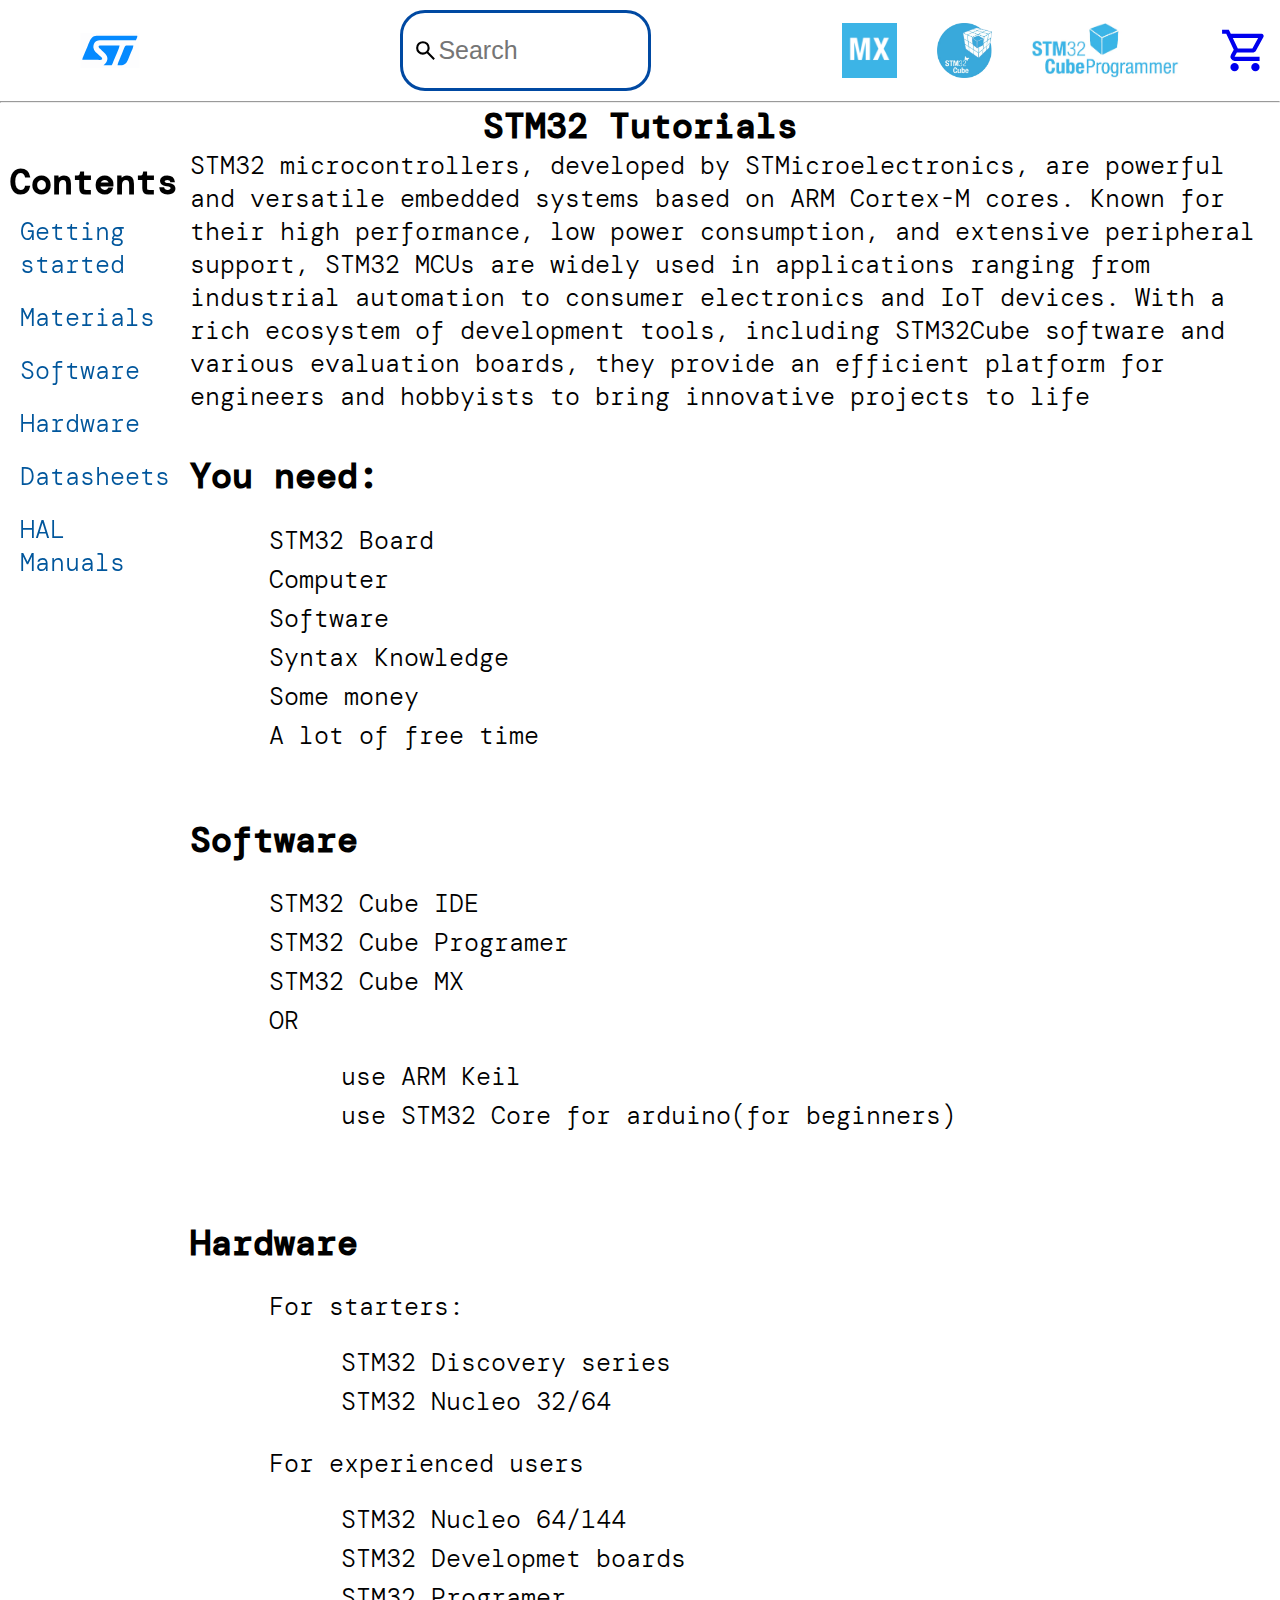
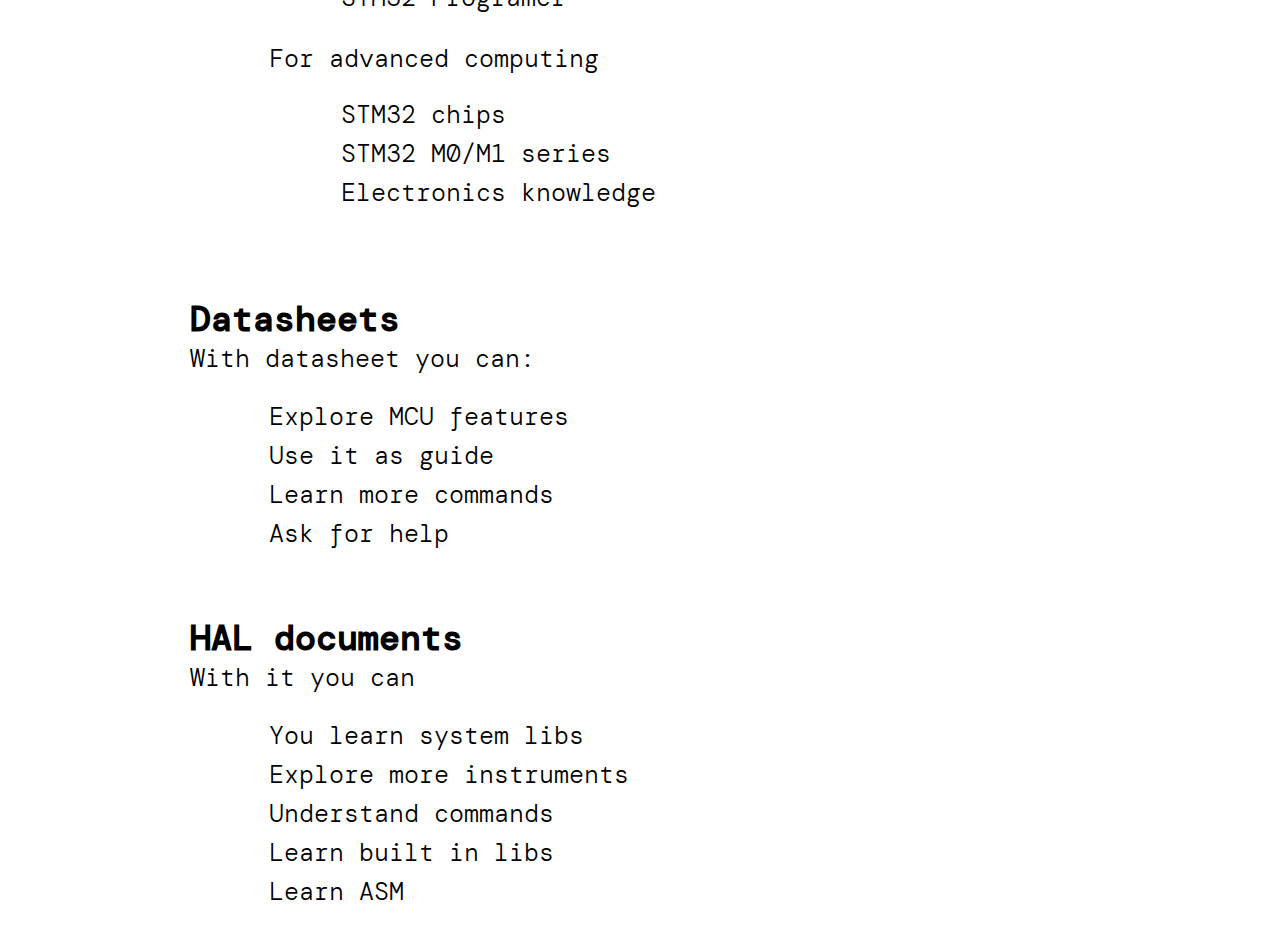
<file: index.html>
<!DOCTYPE html>
<html lang="en">
<head>
    <meta charset="UTF-8">
    <meta name="viewport" content="width=device-width, initial-scale=1.0">
    <title>Document</title>
    <link rel="preconnect" href="https://fonts.googleapis.com">
    <link rel="preconnect" href="https://fonts.gstatic.com" crossorigin>
    <link href="https://fonts.googleapis.com/css2?family=DM+Mono:ital,wght@0,300;0,400;0,500;1,300;1,400;1,500&display=swap" rel="stylesheet">

    <link rel="stylesheet" href="styles/index.css">
</head>
<body>
    <header>
        <div class="headercont">
            <div class="logocont">
                <a class = "logo" href = "index.html">
                    <svg class = "imgsvg">
                        <use href = "img/sprite.svg#ST_logo"></use>
                    </svg>
                </a>
            </div>
            <div class="searchcont">
                <svg class="imgsvg">
                    <use href = "img/sprite.svg#search"></use>
                </svg>
                
                <form action="">
                    <input type="text" placeholder="Search" class = "searchpanel">
                </form>
            </div>
            <ul class="hrefcont">
                <li class = "items">
                    <a href = "cubemx.html"><img src="img/cubemxlogo.png" alt="cubemx" class = "cubemxlogo"></a>
                </li>
                <li class = "items">
                    <a href="cubeide.html"><img src="img/cubeidelogo.png" alt="cubeide" class="cubeidelogo"></a>
                </li>
                <li class = "items">
                    <a href="cubemx.html"><img src="img/cubeproglogo.png" alt="cubeprog" class="cubeproglogo"></a>
                </li>
                <li class="items">
                    <a href="shop.html">
                        <svg class = "imgsvg">
                            <use href = "img/sprite.svg#cart"></use>
                        </svg>
                    </a>
                </li>
            </ul>
        </div>
        <hr>
    </header>

    <main>
        <div class="title">
            <h2>STM32 Tutorials</h2>
        </div>
        <div class="container">
            <nav class = "nav">
                <ul class = "nav-cont">
                    <h2>Contents</h2>
                    <li class = "items"><a href = "#start">Getting started</a></li>
                    <li class = "items"><a href = "#materials">Materials</a></li>
                    <li class = "items"><a href = "#software">Software</a></li>
                    <li class = "items"><a href = "#hardware">Hardware</a></li>
                    <li class = "items"><a href = "#datasheets">Datasheets</a></li>
                    <li class = "items"><a href = "#HAL">HAL Manuals</a></li>
                </ul>
            </nav>
            <div class="cont">
                <div class="text" id = "start">
                    STM32 microcontrollers, developed by STMicroelectronics, 
                    are powerful and versatile embedded systems based on ARM Cortex-M cores.
                    Known for their high performance, low power consumption, and extensive peripheral support,
                    STM32 MCUs are widely used in applications ranging from industrial automation to consumer electronics and IoT devices.
                    With a rich ecosystem of development tools, including STM32Cube software and various evaluation boards, 
                    they provide an efficient platform for engineers and hobbyists to bring innovative projects to life
                </div>
                <div class="text" id = "materials">
                    <h2>You need:</h2>
                    <ul class = "ul-cont">
                        <li class="items">STM32 Board</li>
                        <li class="items">Computer</li>
                        <li class="items">Software</li>
                        <li class="items">Syntax Knowledge</li>
                        <li class="items">Some money</li>
                        <li class="items">A lot of free time</li>
                    </ul>
                </div>
                <div class="text" id = "software">
                    <h2>Software</h2>
                    <ul class = "ul-cont">
                        <li class="items">STM32 Cube IDE</li>
                        <li class="items">STM32 Cube Programer</li>
                        <li class="items">STM32 Cube MX</li>
                        <li class="items"> OR
                        <ul class="ul-cont">
                            
                            <li class="items">use ARM Keil</li>
                            <li class="items">use STM32 Core for arduino(for beginners)</li>
                        </ul>
                        </li>
                    </ul>
                </div>
                <div class="text" id = "hardware">
                    <h2>Hardware</h2>
                    <h2></h2>
                    <ul class = "ul-cont">
                        <li class="items">For starters:
                            
                            <ul class="ul-cont">
                                <li class="items">STM32 Discovery series</li>
                                <li class="items">STM32 Nucleo 32/64</li>
                                
                            </ul>
                            
                        </li>
                        <li class="items">For experienced users
                            <ul class="ul-cont">
                                <li class="items">STM32 Nucleo 64/144</li>
                                <li class="items">STM32 Developmet boards</li>
                                <li class="items">STM32 Programer</li>
                            </ul>
                        </li>
                        <li class="items">For advanced computing
                            <ul class="ul-cont">
                                <li class="items">STM32 chips</li>
                                <li class="items">STM32 M0/M1 series</li>
                                <li class="items">Electronics knowledge</li>
                            </ul>
                        </li>
                        
                    </ul>
                </div>
                <div class="text" id="datashets">
                    <h2>Datasheets</h2>
                    With datasheet you can:
                    <ul class="ul-cont">
                        <li class="items">Explore MCU features</li>
                        <li class="items">Use it as guide</li>
                        <li class="items">Learn more commands</li>
                        <li class="items">Ask for help</li>
                    </ul>
                </div>
                <div class="text" id="HAL">
                    <h2>HAL documents</h2>
                    With it you can
                    <ul class="ul-cont">
                        <li class="items">You learn system libs</li>
                        <li class="items">Explore more instruments</li>
                        <li class="items">Understand commands</li>
                        <li class="items">Learn built in libs</li>
                        <li class="items">Learn ASM</li>
                    </ul>
                            
                </div>

            </div>
            
        </div>
        <!--iframe class = "video"src="https://www.youtube.com/embed/eumKLXNlM0U" title="How to use STM32CubeIDE" frameborder="0" allow="accelerometer; autoplay; clipboard-write; encrypted-media; gyroscope; picture-in-picture; web-share" referrerpolicy="strict-origin-when-cross-origin" allowfullscreen></iframe-->

    </main>
</body>
</html>
</file>
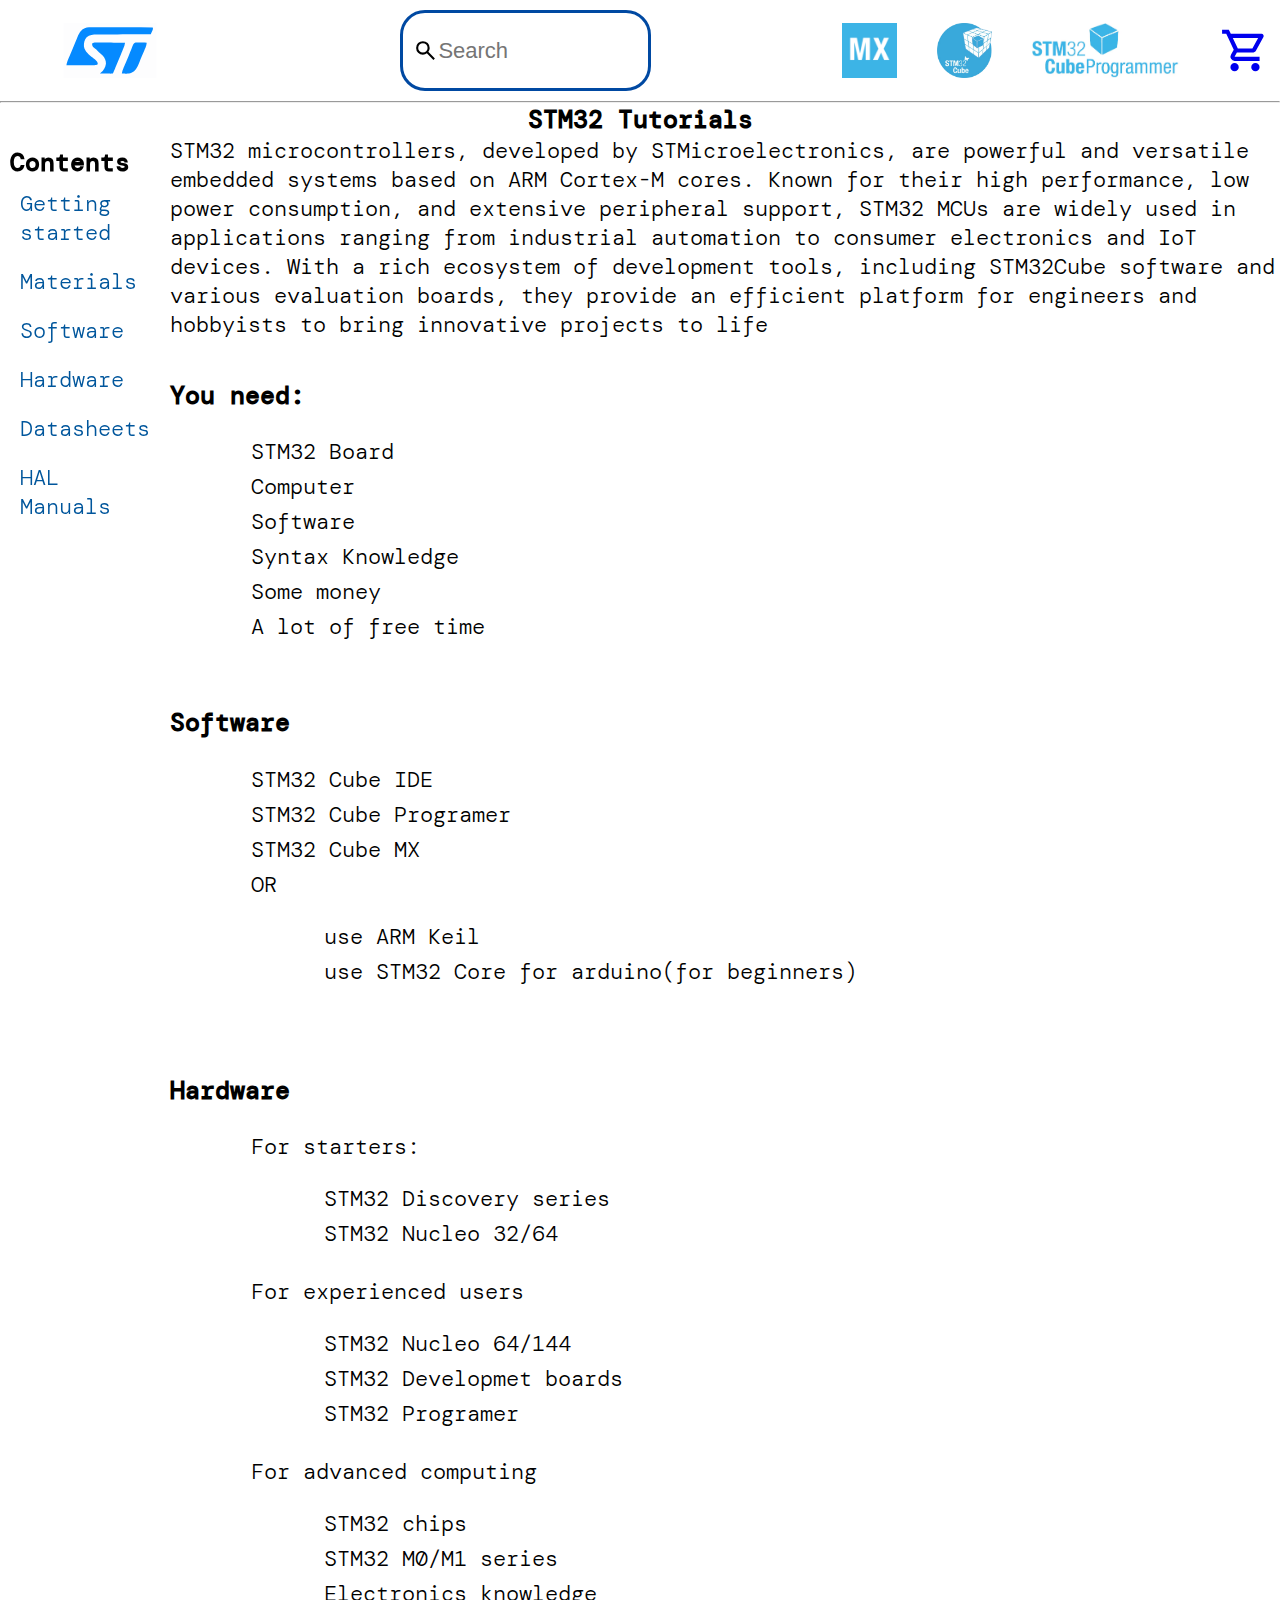
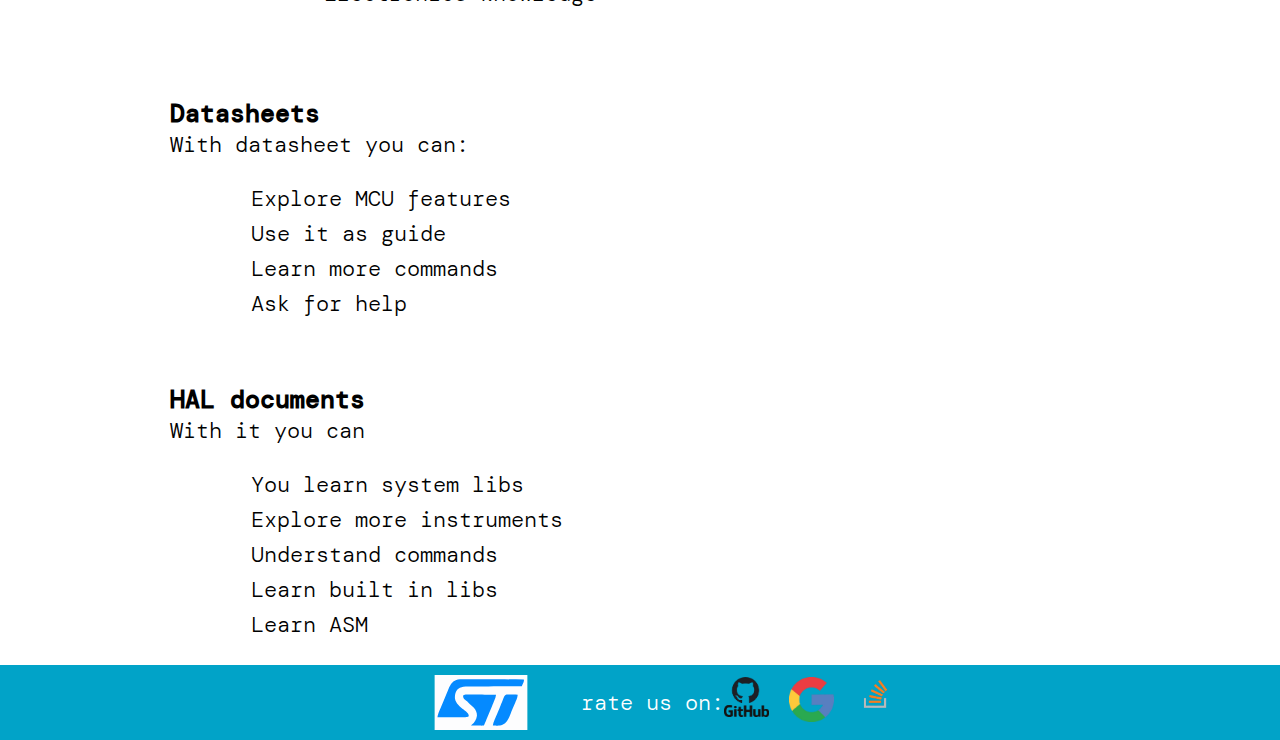
<file: finale_project/index.html>
<!DOCTYPE html>
<html lang="en">
<head>
    <meta charset="UTF-8">
    <meta name="viewport" content="width=device-width, initial-scale=1.0">
    <title>Document</title>
    <link rel="preconnect" href="https://fonts.googleapis.com">
    <link rel="preconnect" href="https://fonts.gstatic.com" crossorigin>
    <link href="https://fonts.googleapis.com/css2?family=DM+Mono:ital,wght@0,300;0,400;0,500;1,300;1,400;1,500&display=swap" rel="stylesheet">

    <link rel="stylesheet" href="styles/index.css">
</head>
<body>
    <header>
        <div class="headercont">
            <div class="logocont">
                <a class = "logo" href = "index.html">
                    <svg class = "imgsvg">
                        <use href = "img/sprite.svg#ST_logo"></use>
                    </svg>
                </a>
            </div>
            <div class="searchcont">
                <svg class="imgsvg">
                    <use href = "img/sprite.svg#search"></use>
                </svg>
                
                <form action="">
                    <input type="text" placeholder="Search" class = "searchpanel">
                </form>
            </div>
            <ul class="hrefcont">
                <li class = "items">
                    <a href = "cubemx.html"><img src="img/cubemxlogo.png" alt="cubemx" class = "cubemxlogo"></a>
                </li>
                <li class = "items">
                    <a href="cubeide.html"><img src="img/cubeidelogo.png" alt="cubeide" class="cubeidelogo"></a>
                </li>
                <li class = "items">
                    <a href="cubeprog.html"><img src="img/cubeproglogo.png" alt="cubeprog" class="cubeproglogo"></a>
                </li>
                <li class="items">
                    <a href="shop.html">
                        <svg class = "imgsvg">
                            <use href = "img/sprite.svg#cart"></use>
                        </svg>
                    </a>
                </li>
            </ul>
        </div>
        <hr>
    </header>

    <main>
        <div class="title">
            <h2>STM32 Tutorials</h2>
        </div>
        <div class="container">
            <nav class = "nav">
                <ul class = "nav-cont">
                    <h2>Contents</h2>
                    <li class = "items"><a href = "#start">Getting started</a></li>
                    <li class = "items"><a href = "#materials">Materials</a></li>
                    <li class = "items"><a href = "#software">Software</a></li>
                    <li class = "items"><a href = "#hardware">Hardware</a></li>
                    <li class = "items"><a href = "#datasheets">Datasheets</a></li>
                    <li class = "items"><a href = "#HAL">HAL Manuals</a></li>
                </ul>
            </nav>
            <div class="cont">
                <div class="text" id = "start">
                    STM32 microcontrollers, developed by STMicroelectronics, 
                    are powerful and versatile embedded systems based on ARM Cortex-M cores.
                    Known for their high performance, low power consumption, and extensive peripheral support,
                    STM32 MCUs are widely used in applications ranging from industrial automation to consumer electronics and IoT devices.
                    With a rich ecosystem of development tools, including STM32Cube software and various evaluation boards, 
                    they provide an efficient platform for engineers and hobbyists to bring innovative projects to life
                </div>
                <div class="text" id = "materials">
                    <h2>You need:</h2>
                    <ul class = "ul-cont">
                        <li class="items">STM32 Board</li>
                        <li class="items">Computer</li>
                        <li class="items">Software</li>
                        <li class="items">Syntax Knowledge</li>
                        <li class="items">Some money</li>
                        <li class="items">A lot of free time</li>
                    </ul>
                </div>
                <div class="text" id = "software">
                    <h2>Software</h2>
                    <ul class = "ul-cont">
                        <li class="items">STM32 Cube IDE</li>
                        <li class="items">STM32 Cube Programer</li>
                        <li class="items">STM32 Cube MX</li>
                        <li class="items"> OR
                        <ul class="ul-cont">
                            
                            <li class="items">use ARM Keil</li>
                            <li class="items">use STM32 Core for arduino(for beginners)</li>
                        </ul>
                        </li>
                    </ul>
                </div>
                <div class="text" id = "hardware">
                    <h2>Hardware</h2>
                    <h2></h2>
                    <ul class = "ul-cont">
                        <li class="items">For starters:
                            
                            <ul class="ul-cont">
                                <li class="items">STM32 Discovery series</li>
                                <li class="items">STM32 Nucleo 32/64</li>
                                
                            </ul>
                            
                        </li>
                        <li class="items">For experienced users
                            <ul class="ul-cont">
                                <li class="items">STM32 Nucleo 64/144</li>
                                <li class="items">STM32 Developmet boards</li>
                                <li class="items">STM32 Programer</li>
                            </ul>
                        </li>
                        <li class="items">For advanced computing
                            <ul class="ul-cont">
                                <li class="items">STM32 chips</li>
                                <li class="items">STM32 M0/M1 series</li>
                                <li class="items">Electronics knowledge</li>
                            </ul>
                        </li>
                        
                    </ul>
                </div>
                <div class="text" id="datashets">
                    <h2>Datasheets</h2>
                    With datasheet you can:
                    <ul class="ul-cont">
                        <li class="items">Explore MCU features</li>
                        <li class="items">Use it as guide</li>
                        <li class="items">Learn more commands</li>
                        <li class="items">Ask for help</li>
                    </ul>
                </div>
                <div class="text" id="HAL">
                    <h2>HAL documents</h2>
                    With it you can
                    <ul class="ul-cont">
                        <li class="items">You learn system libs</li>
                        <li class="items">Explore more instruments</li>
                        <li class="items">Understand commands</li>
                        <li class="items">Learn built in libs</li>
                        <li class="items">Learn ASM</li>
                    </ul>
                            
                </div>

            </div>
            
        </div>
        <!--iframe class = "video"src="https://www.youtube.com/embed/eumKLXNlM0U" title="How to use STM32CubeIDE" frameborder="0" allow="accelerometer; autoplay; clipboard-write; encrypted-media; gyroscope; picture-in-picture; web-share" referrerpolicy="strict-origin-when-cross-origin" allowfullscreen></iframe-->

    </main>

    <footer>
        <div class="footer">
            
            <svg class = "imgsvg">
                <use href = "img/sprite.svg#ST_logo"></use>
            </svg>
            rate us on:
            <ul class = "ul-cont">
                <li class = "items"><img src="img/footerimg/github.png" alt="" class="rate"></li>
                <li class = "items"><img src="img/footerimg/google.png" alt="" class="rate"></li>
                <li class = "items"><img src="img/footerimg/stackoverflow.png" alt="" class="rate"></li>
            </ul>   
        </div>
    </footer>
</body>
</html>
</file>
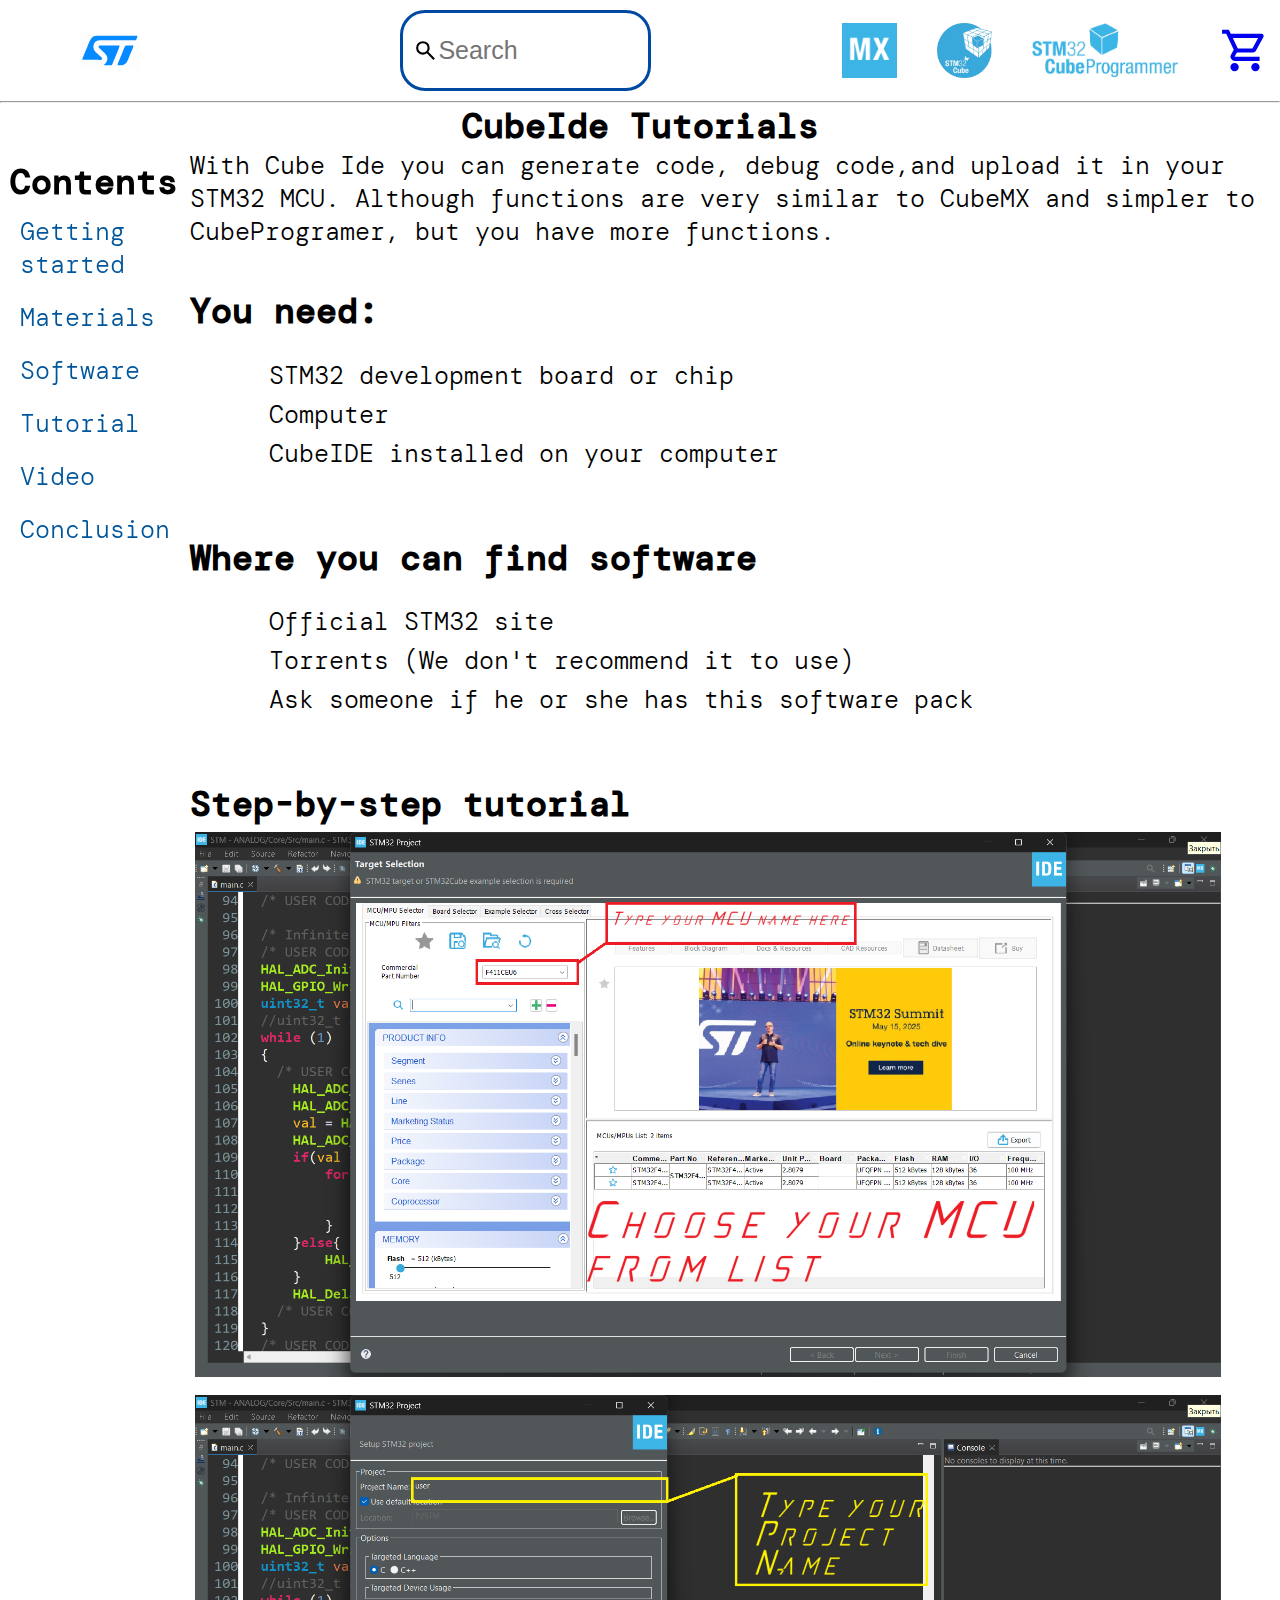
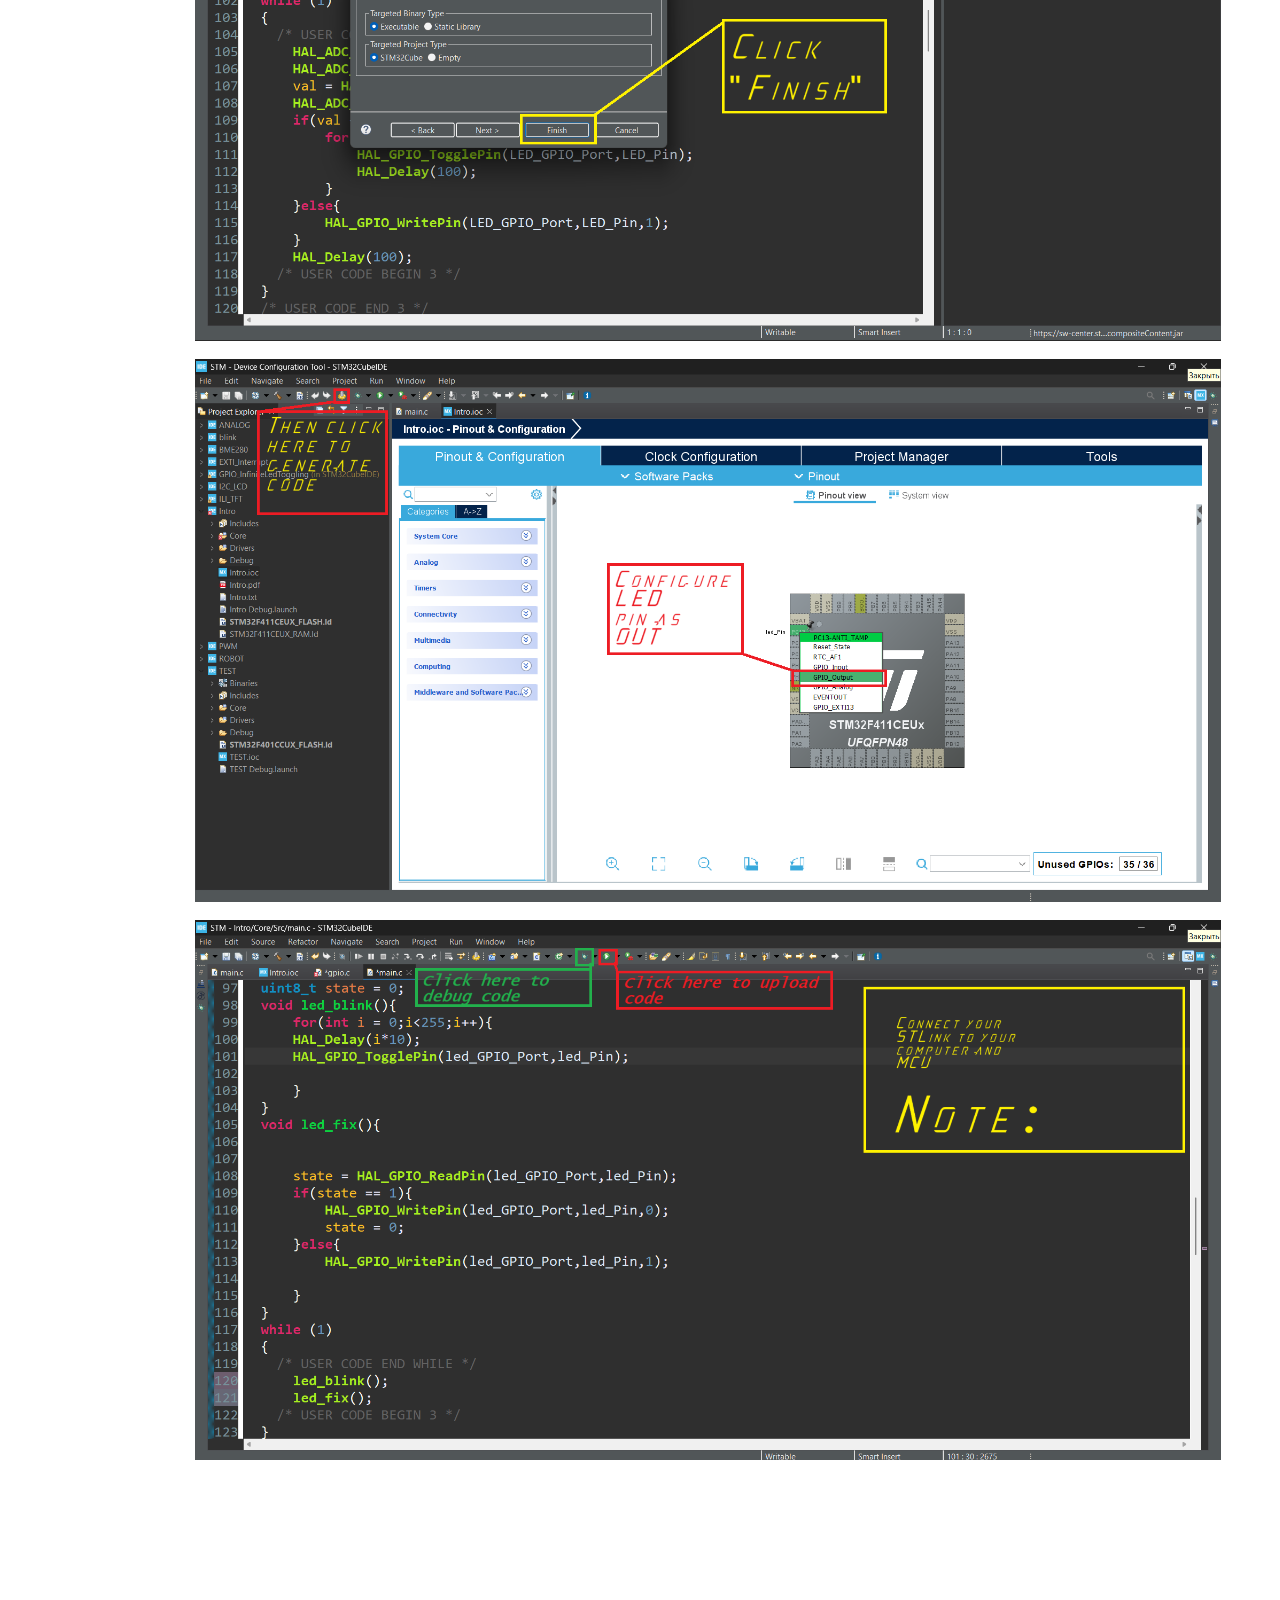
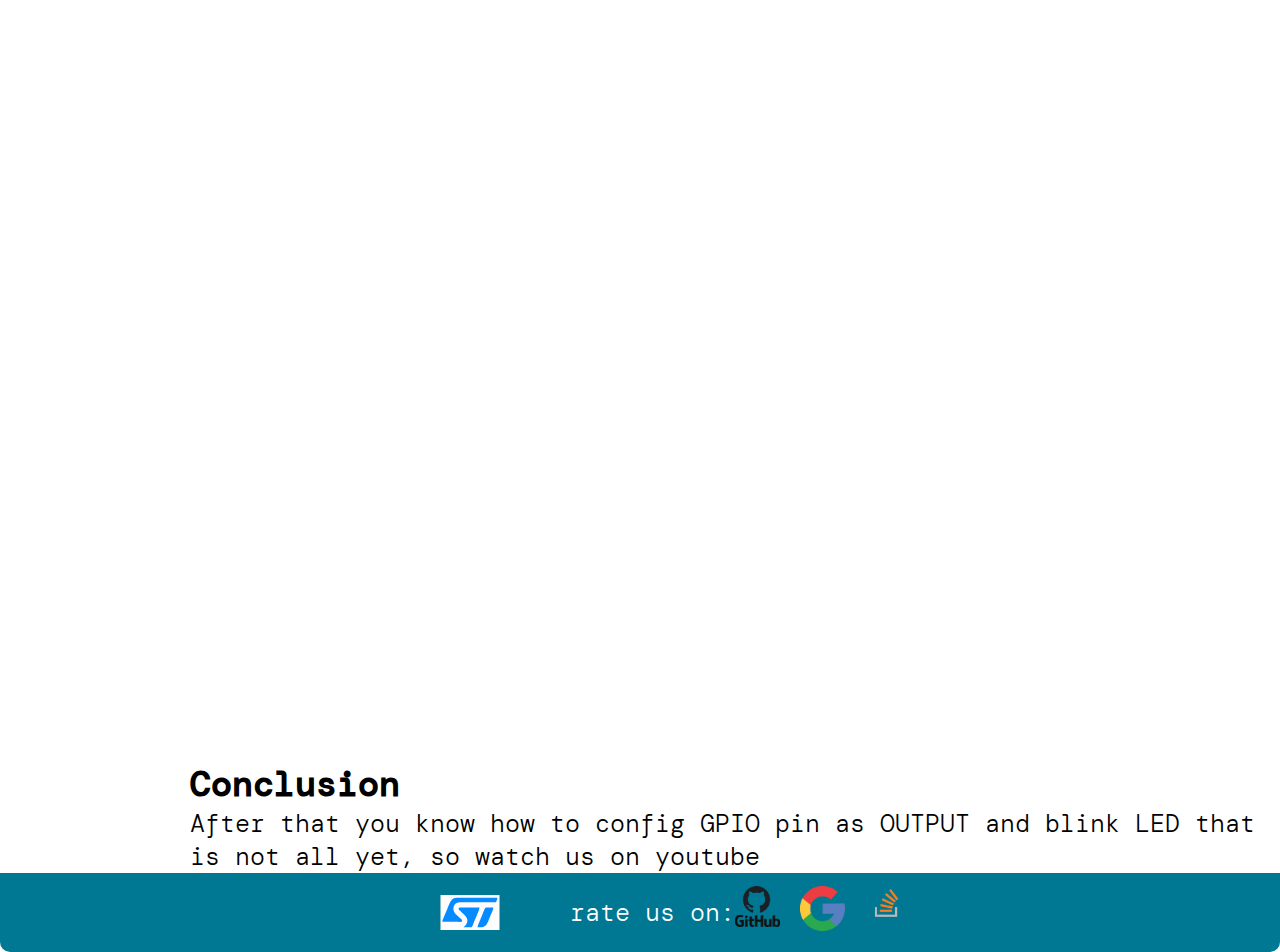
<file: cubeide.html>
<!DOCTYPE html>
<html lang="en">
<head>
    <meta charset="UTF-8">
    <meta name="viewport" content="width=device-width, initial-scale=1.0">
    <title>Document</title>

    <link rel="preconnect" href="https://fonts.googleapis.com">
    <link rel="preconnect" href="https://fonts.gstatic.com" crossorigin>
    <link href="https://fonts.googleapis.com/css2?family=DM+Mono:ital,wght@0,300;0,400;0,500;1,300;1,400;1,500&display=swap" rel="stylesheet">

    <link rel="stylesheet" href="styles/index.css">
    <link rel="stylesheet" href="styles/tutorials.css">
</head>
<body>
    

    <header>
        <div class="headercont">
            <div class="logocont">
                <a class = "logo" href = "index.html">
                    <svg class = "imgsvg">
                        <use href = "img/sprite.svg#ST_logo"></use>
                    </svg>
                </a>
            </div>
            <div class="searchcont">
                <svg class="imgsvg">
                    <use href = "img/sprite.svg#search"></use>
                </svg>
                
                <form action="">
                    <input type="text" placeholder="Search" class = "searchpanel">
                </form>
            </div>
            <ul class="hrefcont">
                <li class = "items">
                    <a href = "cubemx.html"><img src="img/cubemxlogo.png" alt="cubemx" class = "cubemxlogo"></a>
                </li>
                <li class = "items">
                    <a href="cubeide.html"><img src="img/cubeidelogo.png" alt="cubeide" class="cubeidelogo"></a>
                </li>
                <li class = "items">
                    <a href="cubeprog.html"><img src="img/cubeproglogo.png" alt="cubeprog" class="cubeproglogo"></a>
                </li>
                <li class="items">
                    <a href="shop.html">
                        <svg class = "imgsvg">
                            <use href = "img/sprite.svg#cart"></use>
                        </svg>
                    </a>
                </li>
            </ul>
        </div>
        <hr>
    </header>

    <main>


        <div class="title">
            <h2>CubeIde Tutorials</h2>
        </div>
        <div class="container">
            <nav class = "nav">
                <ul class = "nav-cont">
                    <h2>Contents</h2>
                    <li class = "items"><a href = "#start">Getting started</a></li>
                    <li class = "items"><a href = "#materials">Materials</a></li>
                    <li class = "items"><a href = "#software">Software</a></li>
                    <li class = "items"><a href = "#firstpage">Tutorial</a></li>
                    <li class = "items"><a href = "#videos">Video</a></li>
                    <li class="items"><a href="#conclusion">Conclusion</a></li>
                    
                </ul>
            </nav>
            <div class="cont">
                <div class="text" id = "start">
                    With Cube Ide you can generate code, debug code,and upload it in your STM32 MCU.
                    Although functions are very similar to CubeMX and simpler to CubeProgramer, but you have more functions.
                    
                    
                </div>
                <div class="text" id="materials">
                    <h2>You need:</h2>
                    <ul class="ul-cont">
                        <li class="items">STM32 development board or chip</li>
                        <li class="items">Computer</li>
                        <li class="items">CubeIDE installed on your computer</li>
                    </ul>
                </div>
                <div class="text" id="software">
                    <h2>Where you can find software</h2>
                    <ul class="ul-cont">
                        <li class="items">Official STM32 site</li>
                        <li class="items">Torrents (We don't recommend it to use)</li>
                        <li class="items">Ask someone if he or she has this software pack</li>
                    </ul>
                </div>
                <div class="text" id="firstpage">
                    <h2>Step-by-step tutorial</h2>
                    <!-- <img src="img/tutorials/firstcubemx.png" alt="cubeMX intro" class="tutorials">
                    
                    <img src="img/tutorials/secondcubemx.png" alt="cubeMX intro" class="tutorials">
                    <img src="img/tutorials/thirdcubemx.png" alt="cubeMX intro" class="tutorials"> -->
                    <img src="img/tutorials/firstcubeide.png" alt="cubeide_intro" class="tutorials">
                    <img src="img/tutorials/secondcubeide.png" alt="cubeide_intro" class="tutorials">
                    <img src="img/tutorials/thirdcubeide.png" alt="cubeide_intro" class="tutorials">
                    <img src="img/tutorials/fourthcubeide.png" alt="cubeide_intro" class="tutorials">
                </div>
                <div class="text" id="videos">

                    <iframe class = "video" src="https://www.youtube.com/embed/eumKLXNlM0U" title="How to use STM32CubeIDE" frameborder="0" allow="accelerometer; autoplay; clipboard-write; encrypted-media; gyroscope; picture-in-picture; web-share" referrerpolicy="strict-origin-when-cross-origin" allowfullscreen></iframe>
                </div>
                <div class="text" id="conclusion">
                    <h2>Conclusion</h2>
                    After that you know how to config GPIO pin as OUTPUT and blink LED
                    that is not all yet, so watch us on youtube
                </div>
            </div>
        </div>
    </main>

    <footer>
        <div class="footer">
            
            <svg class = "imgsvg">
                <use href = "img/sprite.svg#ST_logo"></use>
            </svg>
            rate us on:
            <ul class = "ul-cont">
                <li class = "items"><a href="https://github.com/Code-Juggernaut/HTML_site.github.io"><img src="img/footerimg/github.png" alt="" class="rate"></a></li>
                <li class = "items"><img src="img/footerimg/google.png" alt="" class="rate"></li>
                <li class = "items"><img src="img/footerimg/stackoverflow.png" alt="" class="rate"></li>
            </ul>   
        </div>
    </footer>
</body>
</html>
</file>
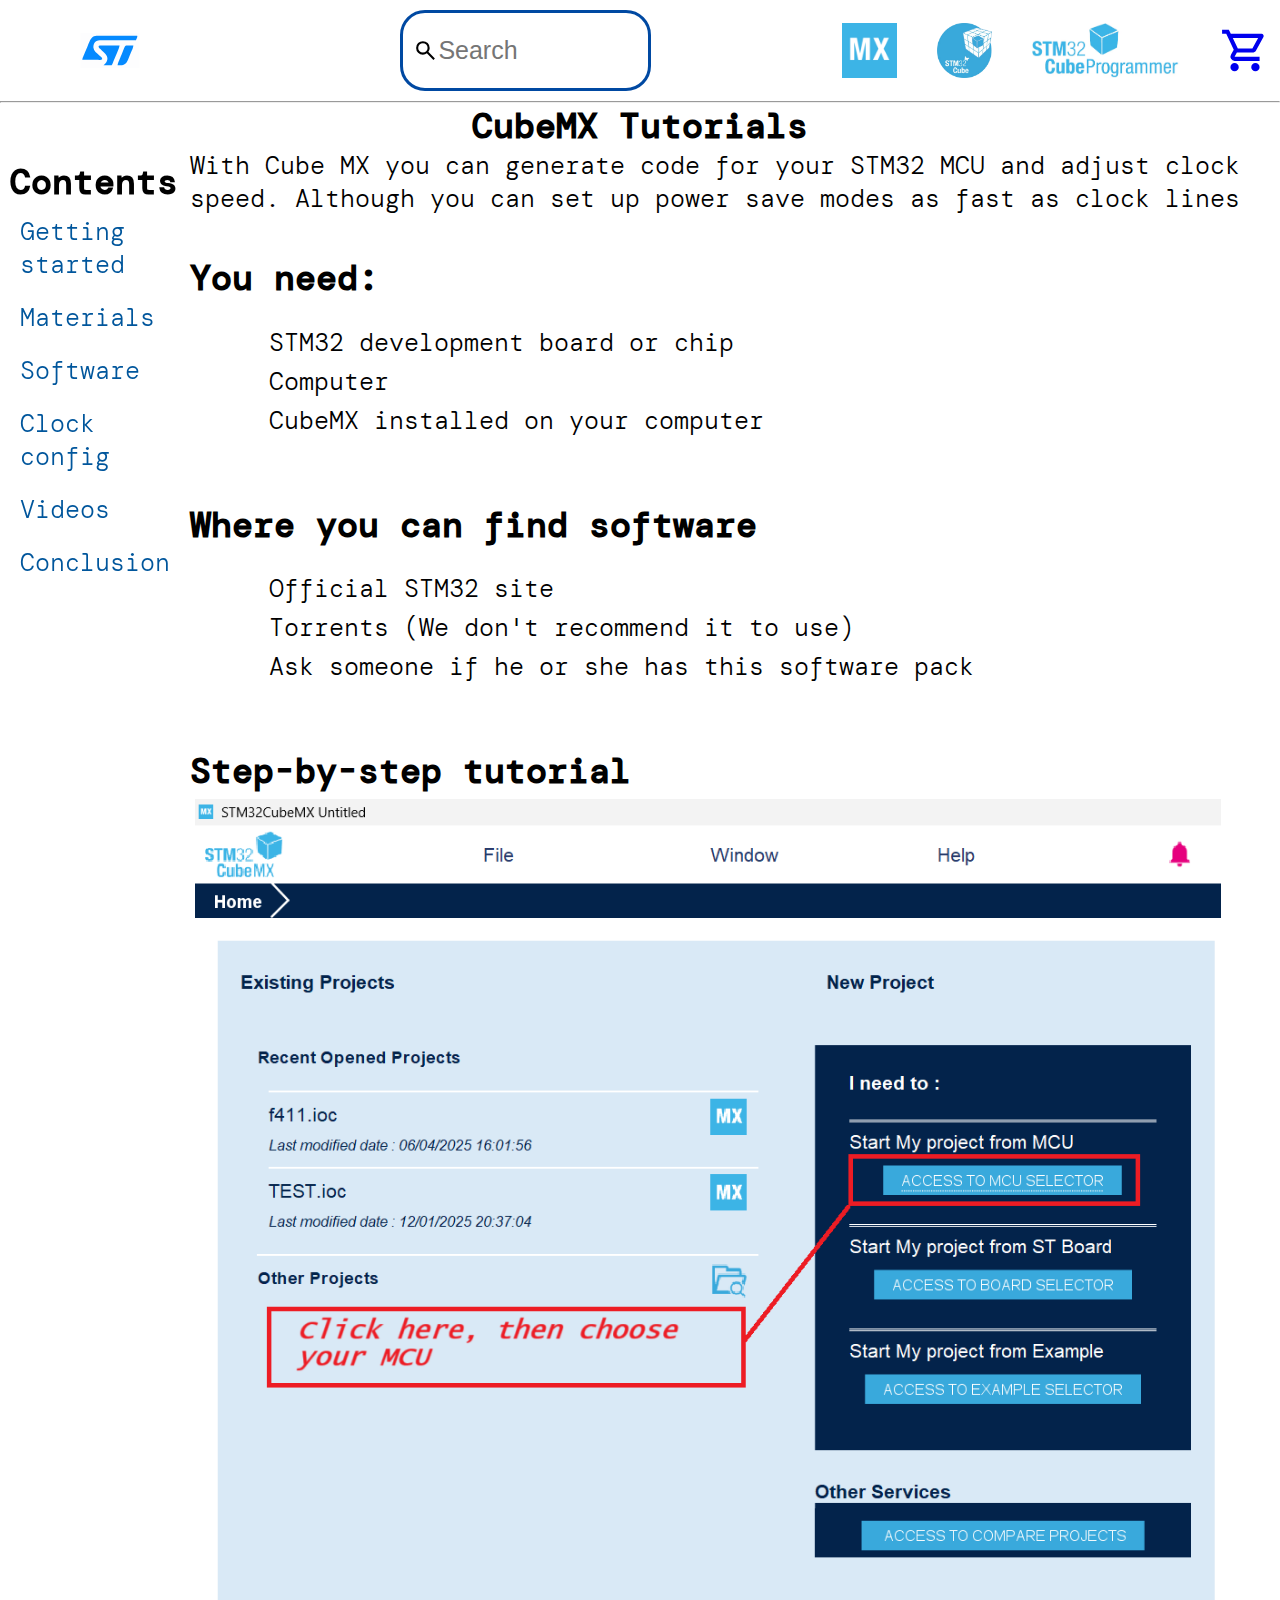
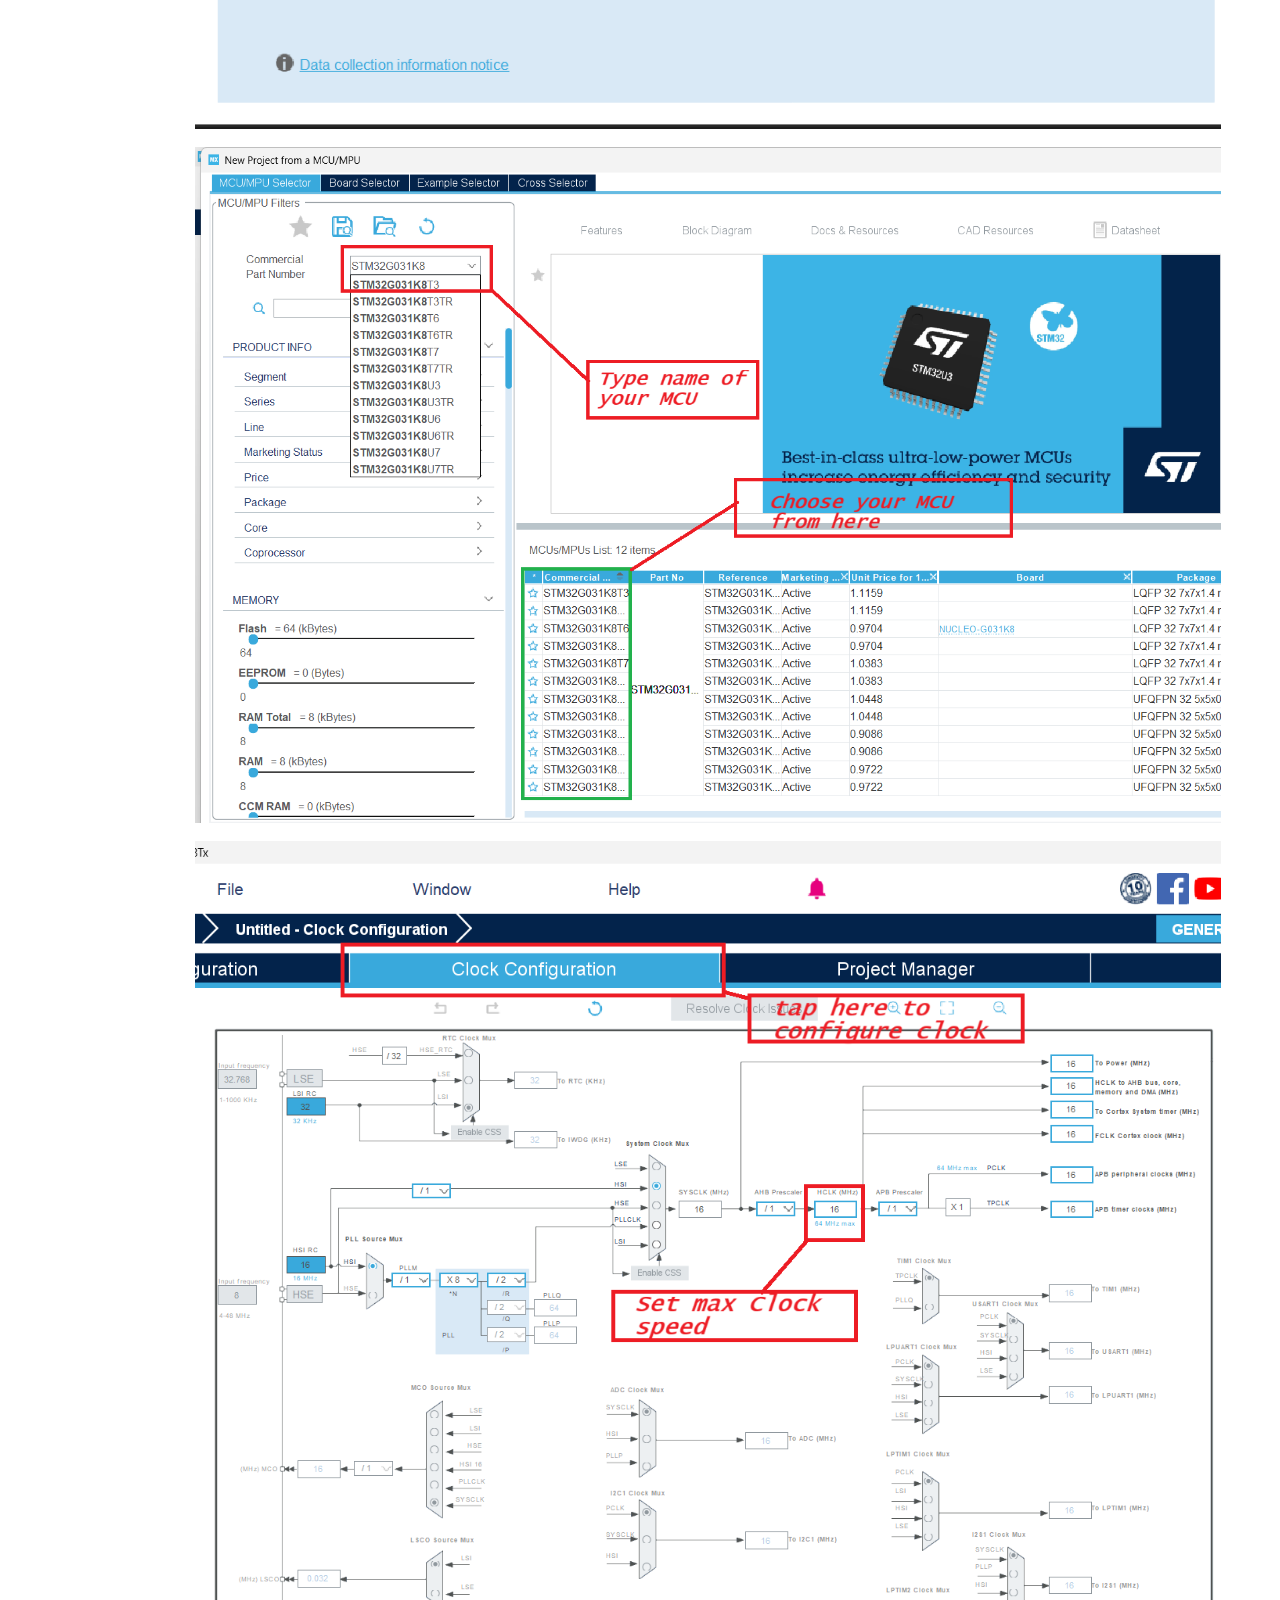
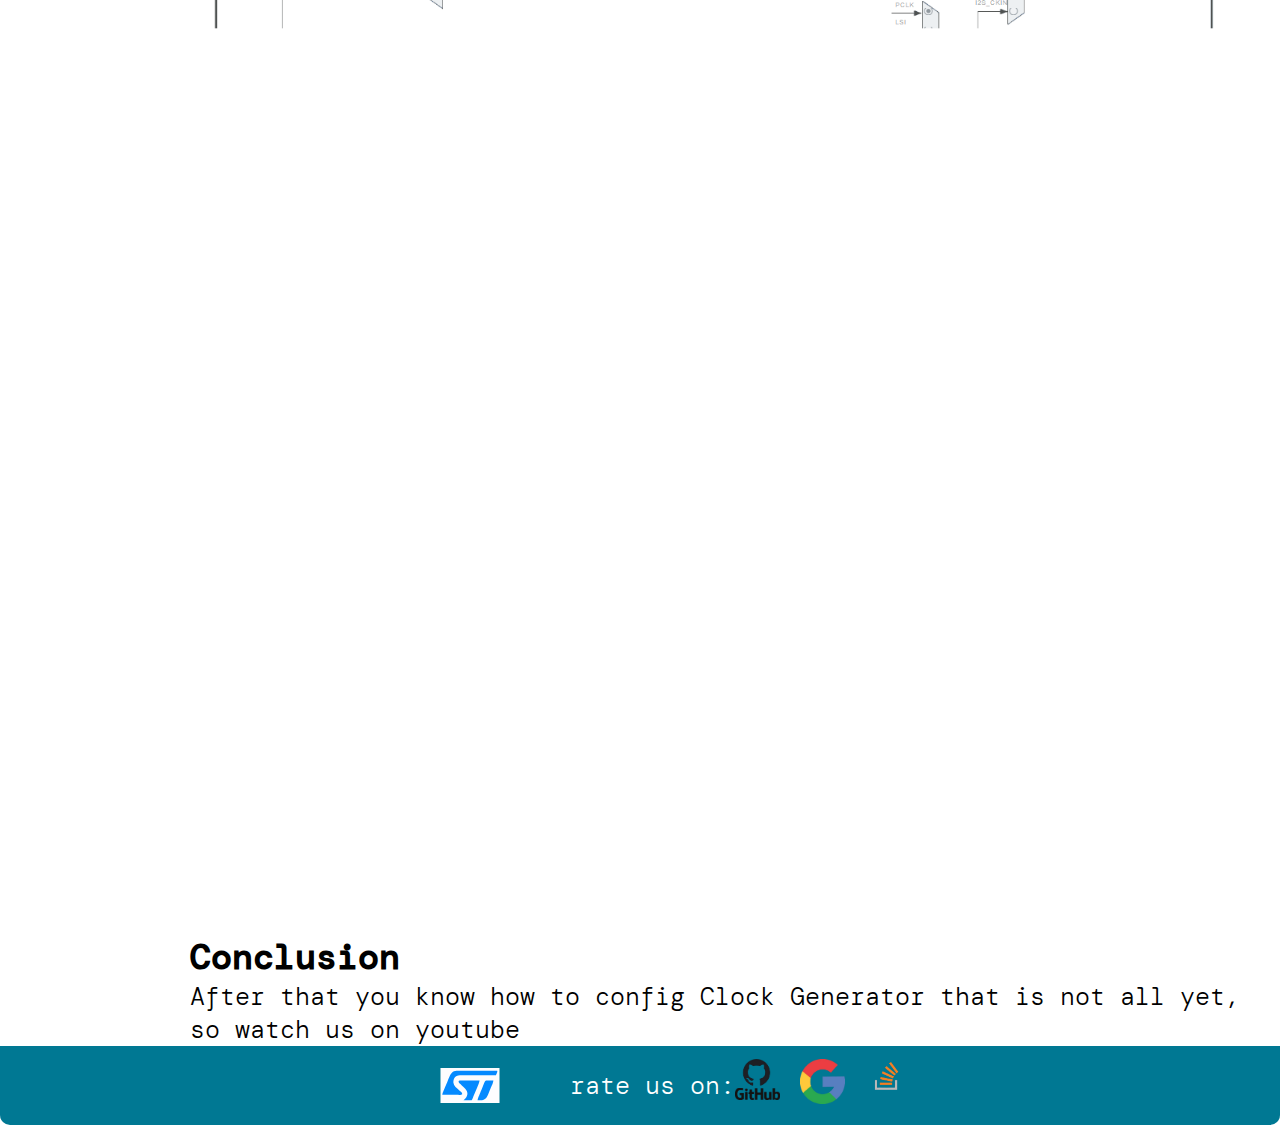
<file: cubemx.html>
<!DOCTYPE html>
<html lang="en">
<head>
    <meta charset="UTF-8">
    <meta name="viewport" content="width=device-width, initial-scale=1.0">
    <title>Document</title>
    <link rel="preconnect" href="https://fonts.googleapis.com">
    <link rel="preconnect" href="https://fonts.gstatic.com" crossorigin>
    <link href="https://fonts.googleapis.com/css2?family=DM+Mono:ital,wght@0,300;0,400;0,500;1,300;1,400;1,500&display=swap" rel="stylesheet">

    <link rel="stylesheet" href="styles/index.css">
    <link rel="stylesheet" href="styles/tutorials.css">
</head>
<body>
    <header>
        <div class="headercont">
            <div class="logocont">
                <a class = "logo" href = "index.html">
                    <svg class = "imgsvg">
                        <use href = "img/sprite.svg#ST_logo"></use>
                    </svg>
                </a>
            </div>
            <div class="searchcont">
                <svg class="imgsvg">
                    <use href = "img/sprite.svg#search"></use>
                </svg>
                
                <form action="">
                    <input type="text" placeholder="Search" class = "searchpanel">
                </form>
            </div>
            <ul class="hrefcont">
                <li class = "items">
                    <a href = "cubemx.html"><img src="img/cubemxlogo.png" alt="cubemx" class = "cubemxlogo"></a>
                </li>
                <li class = "items">
                    <a href="cubeide.html"><img src="img/cubeidelogo.png" alt="cubeide" class="cubeidelogo"></a>
                </li>
                <li class = "items">
                    <a href="cubemx.html"><img src="img/cubeproglogo.png" alt="cubeprog" class="cubeproglogo"></a>
                </li>
                <li class="items">
                    <a href="shop.html">
                        <svg class = "imgsvg">
                            <use href = "img/sprite.svg#cart"></use>
                        </svg>
                    </a>
                </li>
            </ul>
        </div>
        <hr>
    </header>
    <main>


        <div class="title">
            <h2>CubeMX Tutorials</h2>
        </div>
        <div class="container">
            <nav class = "nav">
                <ul class = "nav-cont">
                    <h2>Contents</h2>
                    <li class = "items"><a href = "#start">Getting started</a></li>
                    <li class = "items"><a href = "#materials">Materials</a></li>
                    <li class = "items"><a href = "#software">Software</a></li>
                    <li class = "items"><a href = "#firstpage">Clock config</a></li>
                    <li class = "items"><a href = "#videos">Videos</a></li>
                    <li class="items"><a href="#conclusion">Conclusion</a></li>
                    
                </ul>
            </nav>
            <div class="cont">
                <div class="text" id = "start">
                    With Cube MX you can generate code for your STM32 MCU
                    and adjust clock speed. Although you can set up power save modes
                    as fast as clock lines
                </div>
                <div class="text" id="materials">
                    <h2>You need:</h2>
                    <ul class="ul-cont">
                        <li class="items">STM32 development board or chip</li>
                        <li class="items">Computer</li>
                        <li class="items">CubeMX installed on your computer</li>
                    </ul>
                </div>
                <div class="text" id="software">
                    <h2>Where you can find software</h2>
                    <ul class="ul-cont">
                        <li class="items">Official STM32 site</li>
                        <li class="items">Torrents (We don't recommend it to use)</li>
                        <li class="items">Ask someone if he or she has this software pack</li>
                    </ul>
                </div>
                <div class="text" id="firstpage">
                    <h2>Step-by-step tutorial</h2>
                    <img src="img/tutorials/firstcubemx.png" alt="cubeMX intro" class="tutorials">
                    
                    <img src="img/tutorials/secondcubemx.png" alt="cubeMX intro" class="tutorials">
                    <img src="img/tutorials/thirdcubemx.png" alt="cubeMX intro" class="tutorials">
                </div>
                <div class="text" id="videos">
                    <iframe class = "video" src="https://www.youtube.com/embed/szMGedsp9jc" title="Getting started with STM32CubeMX" frameborder="0" allow="accelerometer; autoplay; clipboard-write; encrypted-media; gyroscope; picture-in-picture; web-share" referrerpolicy="strict-origin-when-cross-origin" allowfullscreen></iframe>
                </div>
                <div class="text" id="conclusion">
                    <h2>Conclusion</h2>
                    After that you know how to config Clock Generator
                    that is not all yet, so watch us on youtube
                </div>
            </div>
        </div>
    </main>
    <footer>
        <div class="footer">
            
            <svg class = "imgsvg">
                <use href = "img/sprite.svg#ST_logo"></use>
            </svg>
            rate us on:
            <ul class = "ul-cont">
                <li class = "items"><img src="img/footerimg/github.png" alt="" class="rate"></li>
                <li class = "items"><img src="img/footerimg/google.png" alt="" class="rate"></li>
                <li class = "items"><img src="img/footerimg/stackoverflow.png" alt="" class="rate"></li>
            </ul>   
        </div>
    </footer>
</body>
</html>
</file>
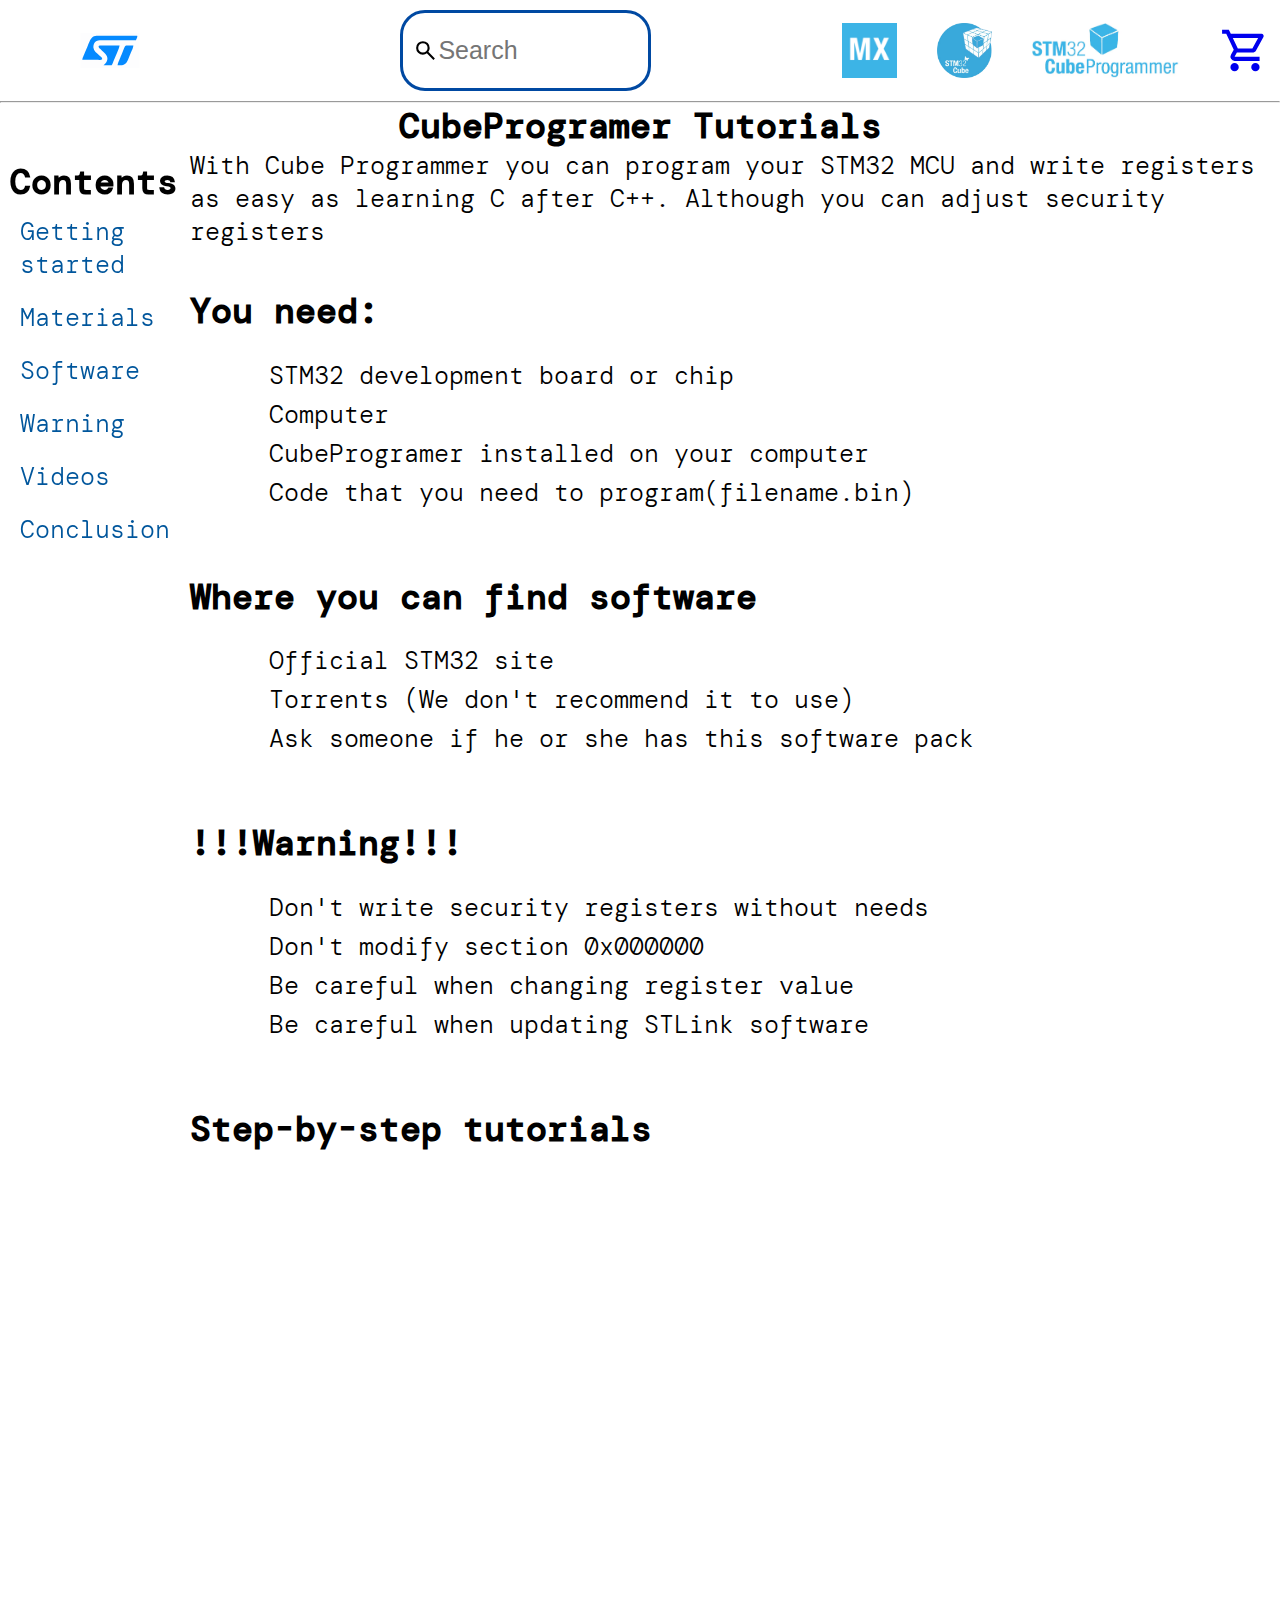
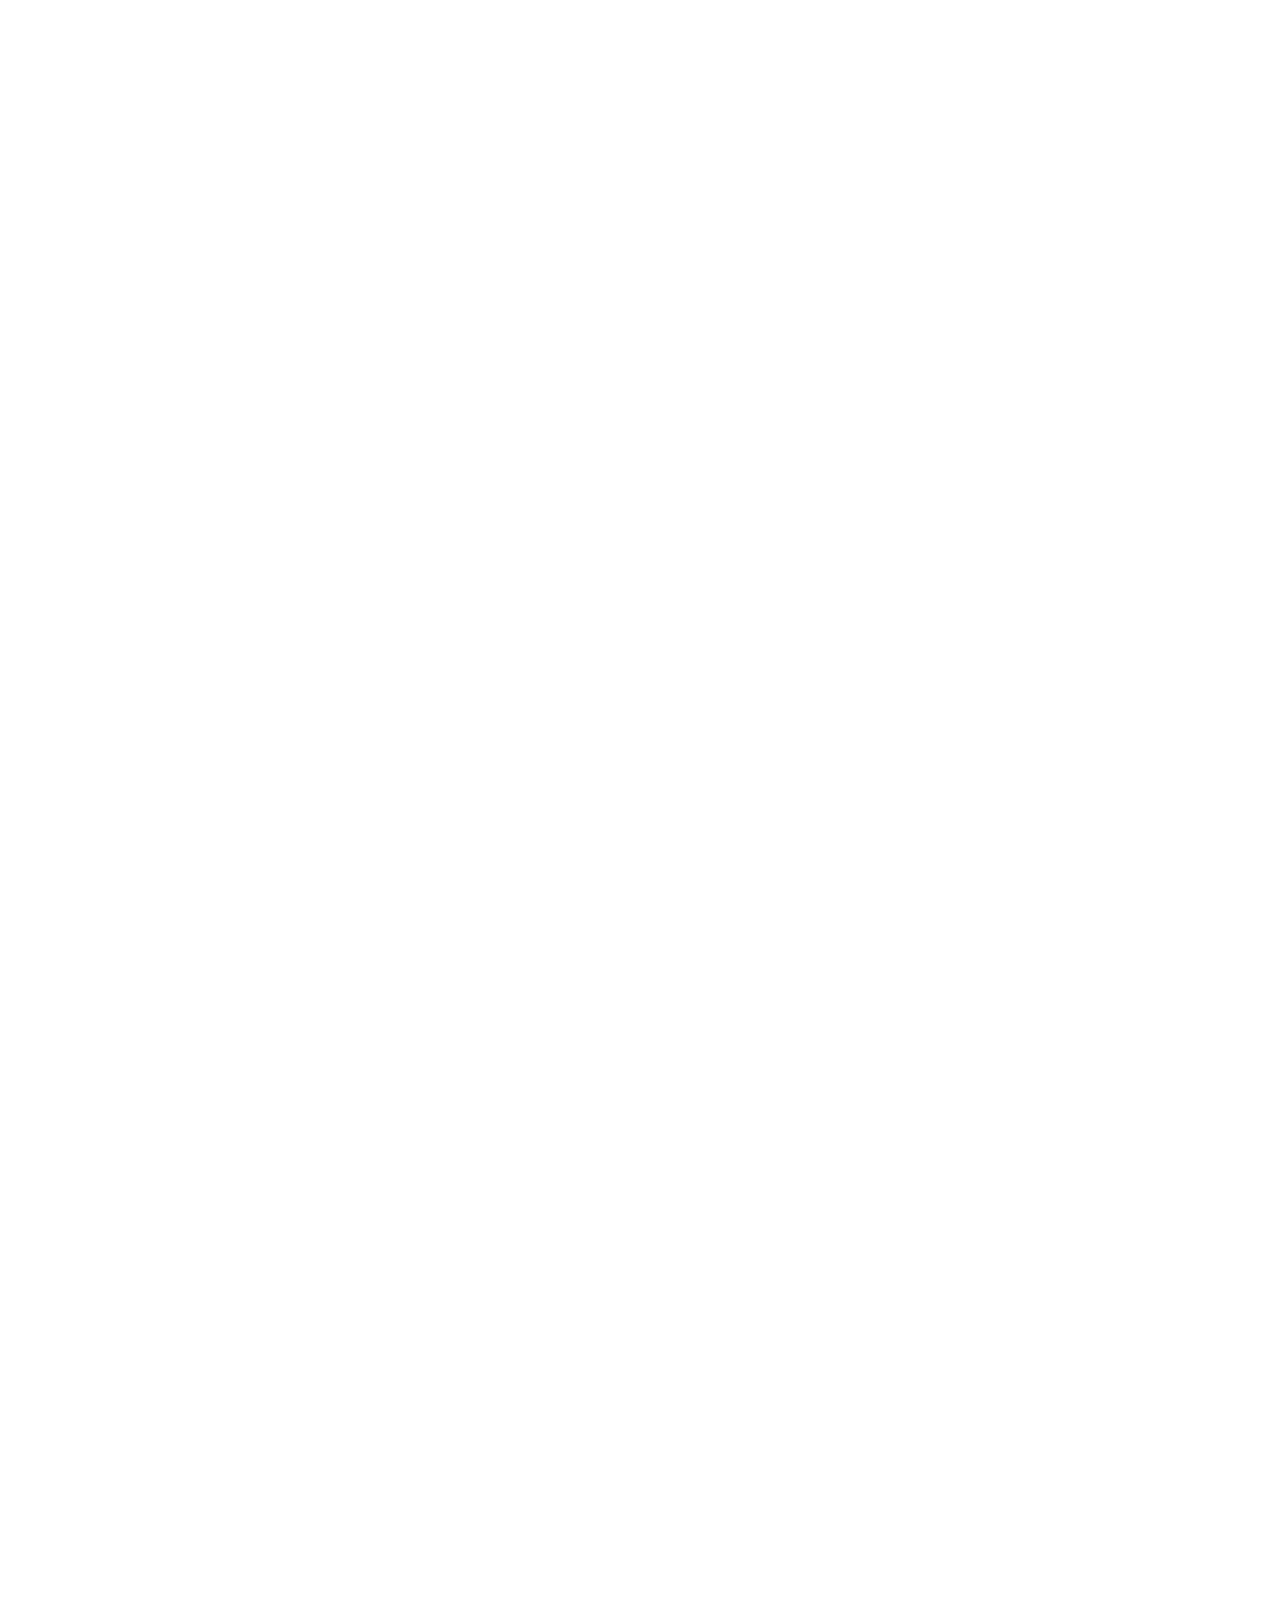
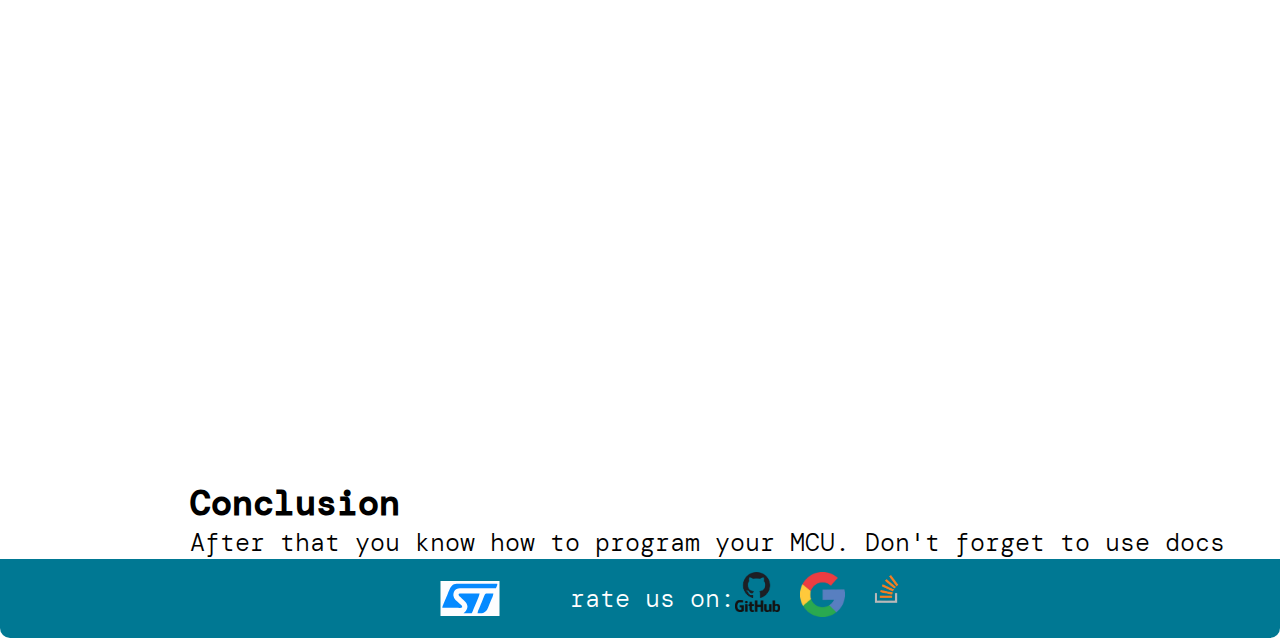
<file: cubeprog.html>
<!DOCTYPE html>
<html lang="en">
<head>
    <meta charset="UTF-8">
    <meta name="viewport" content="width=device-width, initial-scale=1.0">
    <title>Document</title>


    <link rel="preconnect" href="https://fonts.googleapis.com">
    <link rel="preconnect" href="https://fonts.gstatic.com" crossorigin>
    <link href="https://fonts.googleapis.com/css2?family=DM+Mono:ital,wght@0,300;0,400;0,500;1,300;1,400;1,500&display=swap" rel="stylesheet">

    
    <link rel="stylesheet" href="styles/index.css">
    <link rel="stylesheet" href="styles/tutorials.css">
</head>
<body>
    <header>
        <div class="headercont">
            <div class="logocont">
                <a class = "logo" href = "index.html">
                    <svg class = "imgsvg">
                        <use href = "img/sprite.svg#ST_logo"></use>
                    </svg>
                </a>
            </div>
            <div class="searchcont">
                <svg class="imgsvg">
                    <use href = "img/sprite.svg#search"></use>
                </svg>
                
                <form action="">
                    <input type="text" placeholder="Search" class = "searchpanel">
                </form>
            </div>
            <ul class="hrefcont">
                <li class = "items">
                    <a href = "cubemx.html"><img src="img/cubemxlogo.png" alt="cubemx" class = "cubemxlogo"></a>
                </li>
                <li class = "items">
                    <a href="cubeide.html"><img src="img/cubeidelogo.png" alt="cubeide" class="cubeidelogo"></a>
                </li>
                <li class = "items">
                    <a href="cubeprog.html"><img src="img/cubeproglogo.png" alt="cubeprog" class="cubeproglogo"></a>
                </li>
                <li class="items">
                    <a href="shop.html">
                        <svg class = "imgsvg">
                            <use href = "img/sprite.svg#cart"></use>
                        </svg>
                    </a>
                </li>
            </ul>
        </div>
        <hr>
    </header>

    <main>
        <div class="title">
            <h2>CubeProgramer Tutorials</h2>
        </div>
        <div class="container">
            <nav class = "nav">
                <ul class = "nav-cont">
                    <h2>Contents</h2>
                    <li class = "items"><a href = "#start">Getting started</a></li>
                    <li class = "items"><a href = "#materials">Materials</a></li>
                    <li class = "items"><a href = "#software">Software</a></li>
                    <li class = "items"><a href = "#firstpage">Warning</a></li>
                    <li class = "items"><a href = "#videos">Videos</a></li>
                    <li class="items"><a href="#conclusion">Conclusion</a></li>
                    
                </ul>
            </nav>
            <div class="cont">
                <div class="text" id = "start">
                    With Cube Programmer you can program your STM32 MCU and write 
                    registers as easy as learning C after C++. Although you can adjust security registers
                </div>
                <div class="text" id="materials">
                    <h2>You need:</h2>
                    <ul class="ul-cont">
                        <li class="items">STM32 development board or chip</li>
                        <li class="items">Computer</li>
                        <li class="items">CubeProgramer installed on your computer</li>
                        <li class="items">Code that you need to program(filename.bin)</li>
                    </ul>
                </div>
                <div class="text" id="software">
                    <h2>Where you can find software</h2>
                    <ul class="ul-cont">
                        <li class="items">Official STM32 site</li>
                        <li class="items">Torrents (We don't recommend it to use)</li>
                        <li class="items">Ask someone if he or she has this software pack</li>
                    </ul>
                </div>
                <div class="text" id="firstpage">
                    <h2 class = "warn">!!!Warning!!!</h2>
                    <ul class="ul-cont">
                        <li class="items">Don't write security registers without needs</li>
                        <li class="items">Don't modify section 0x000000</li>
                        <li class="items">Be careful when changing register value</li>
                        <li class="items">Be careful when updating STLink software</li>
                    </ul>
                    <!-- <img src="img/tutorials/firstcubemx.png" alt="cubeMX intro" class="tutorials">
                    
                    <img src="img/tutorials/secondcubemx.png" alt="cubeMX intro" class="tutorials">
                    <img src="img/tutorials/thirdcubemx.png" alt="cubeMX intro" class="tutorials"> -->

                </div>
                <div class="text" id="videos">
                    <h2>Step-by-step tutorials</h2>
                    <iframe class = "video" src="https://www.youtube.com/embed/WY1hQzMh6wo" title="Programming STM32 MCUs using STM32CubeProgrammer: Part 1" frameborder="0" allow="accelerometer; autoplay; clipboard-write; encrypted-media; gyroscope; picture-in-picture; web-share" referrerpolicy="strict-origin-when-cross-origin" allowfullscreen></iframe>                </div>
                    <iframe class = "video" src="https://www.youtube.com/embed/uxaReHFBVRg" title="Programming STM32 MCUs using STM32CubeProgrammer: Part 2" frameborder="0" allow="accelerometer; autoplay; clipboard-write; encrypted-media; gyroscope; picture-in-picture; web-share" referrerpolicy="strict-origin-when-cross-origin" allowfullscreen></iframe>
                    <iframe class = "video" src="https://www.youtube.com/embed/q0vbKRoLETs" title="Programming STM32 MCUs using STM32CubeProgrammer: Part 3" frameborder="0" allow="accelerometer; autoplay; clipboard-write; encrypted-media; gyroscope; picture-in-picture; web-share" referrerpolicy="strict-origin-when-cross-origin" allowfullscreen></iframe>
                    <div class="text" id="conclusion">
                    <h2>Conclusion</h2>
                    After that you know how to program your MCU.
                    Don't forget to use docs
                </div>
            </div>
        </div>
    </main>

    <footer>
        <div class="footer">
            
            <svg class = "imgsvg">
                <use href = "img/sprite.svg#ST_logo"></use>
            </svg>
            rate us on:
            <ul class = "ul-cont">
                <li class = "items"><a href="https://github.com/Code-Juggernaut/HTML_site.github.io"><img src="img/footerimg/github.png" alt="" class="rate"></a></li>
                <li class = "items"><img src="img/footerimg/google.png" alt="" class="rate"></li>
                <li class = "items"><img src="img/footerimg/stackoverflow.png" alt="" class="rate"></li>
            </ul>   
        </div>
    </footer>
</body>
</html>
</file>
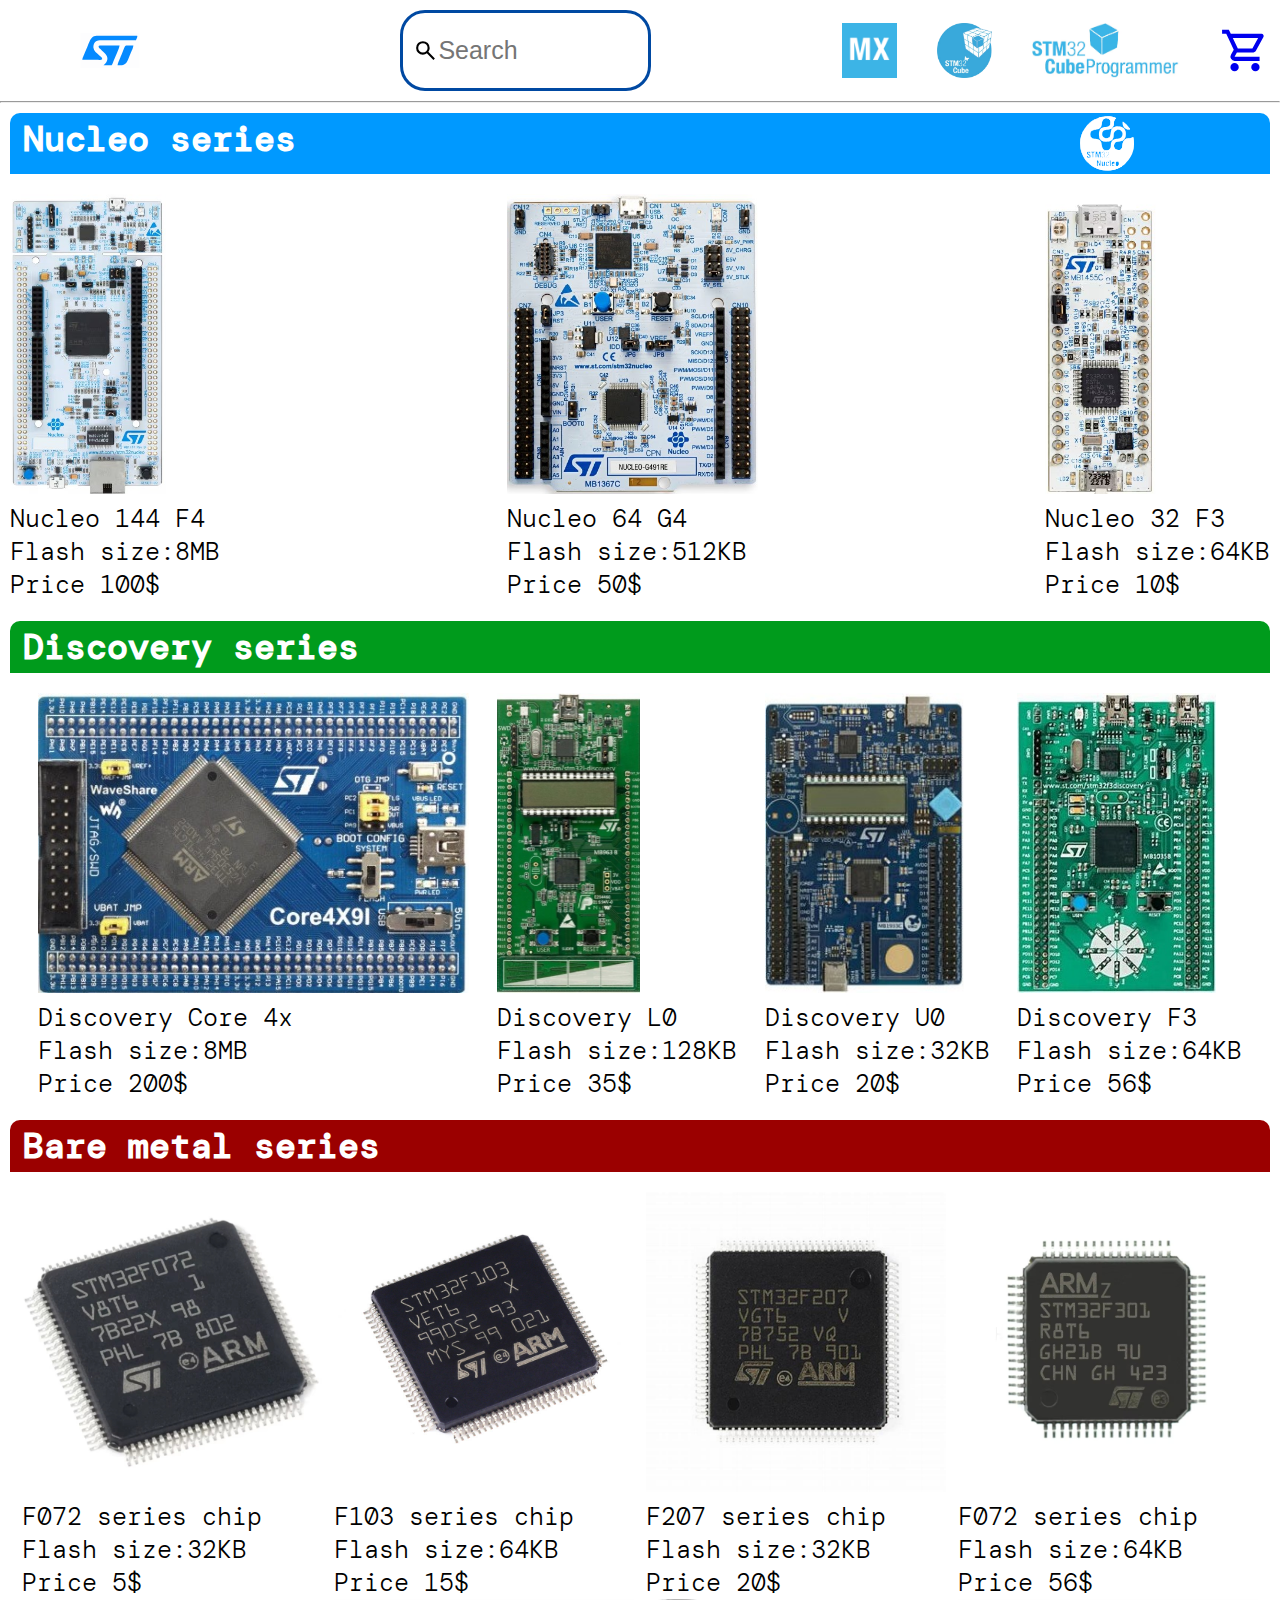
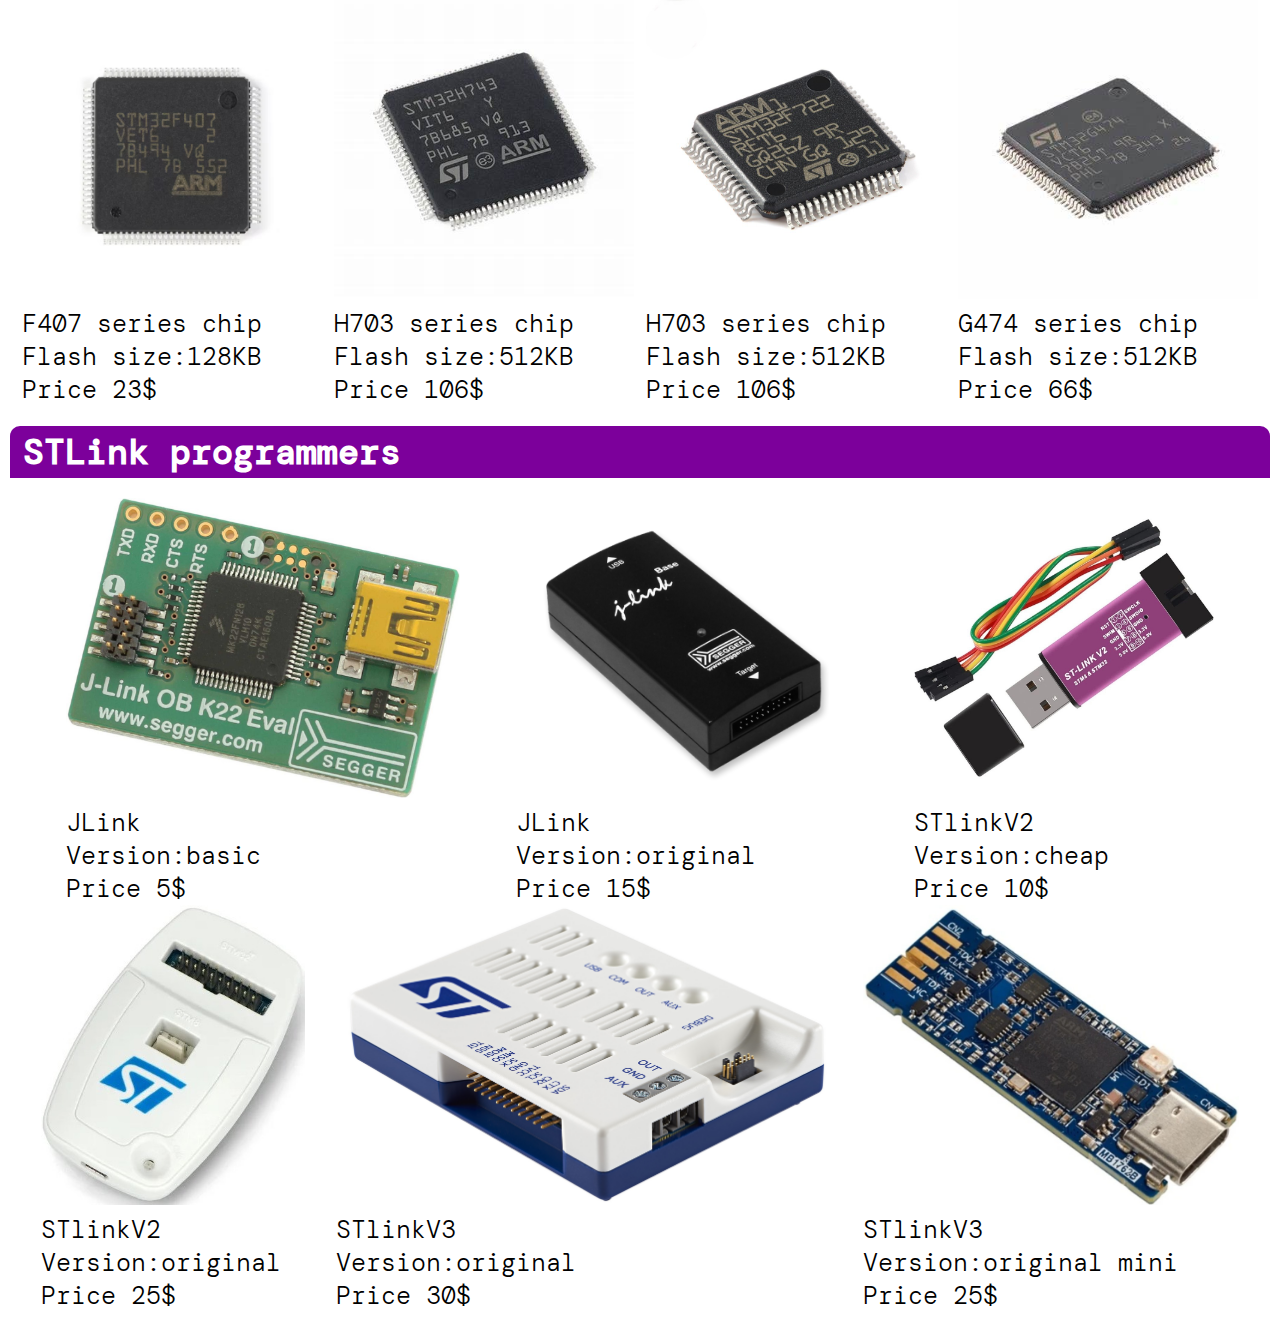
<file: shop.html>
<!DOCTYPE html>
<html lang="en">
<head>
    <meta charset="UTF-8">
    <meta name="viewport" content="width=device-width, initial-scale=1.0">
    <title>Document</title>
    <link rel="preconnect" href="https://fonts.googleapis.com">
    <link rel="preconnect" href="https://fonts.gstatic.com" crossorigin>
    <link href="https://fonts.googleapis.com/css2?family=DM+Mono:ital,wght@0,300;0,400;0,500;1,300;1,400;1,500&display=swap" rel="stylesheet">

    <link rel="stylesheet" href="styles/index.css">
    <link rel="stylesheet" href="styles/shop.css">
    
</head>
<body>
    <header>
        <div class="headercont">
            <div class="logocont">
                <a class = "logo" href = "index.html">
                    <svg class = "imgsvg">
                        <use href = "img/sprite.svg#ST_logo"></use>
                    </svg>
                </a>
            </div>
            <div class="searchcont">
                <svg class="imgsvg">
                    <use href = "img/sprite.svg#search"></use>
                </svg>
                
                <form action="">
                    <input type="text" placeholder="Search" class = "searchpanel">
                </form>
            </div>
            <ul class="hrefcont">
                <li class = "items">
                    <a href = "cubemx.html"><img src="img/cubemxlogo.png" alt="cubemx" class = "cubemxlogo"></a>
                </li>
                <li class = "items">
                    <a href="cubeide.html"><img src="img/cubeidelogo.png" alt="cubeide" class="cubeidelogo"></a>
                </li>
                <li class = "items">
                    <a href="cubemx.html"><img src="img/cubeproglogo.png" alt="cubeprog" class="cubeproglogo"></a>
                </li>
                <li class="items">
                    <a href="shop.html">
                        <svg class = "imgsvg">
                            <use href = "img/sprite.svg#cart"></use>
                        </svg>
                    </a>
                </li>
            </ul>
        </div>
        <hr>
    </header>

    <main>
        <div class="container">

            <div class  = "title-cont">
                <h2 class = "name">Nucleo series</h2>
                <svg class="logo">
                    <use href = "img/shop/logonuc.svg#nucleologotransparent"></use>
                </svg>
            </div>

            <div class="cont-item">
                
                <div class="item">
                    <img src="img/shop/nucleo/stm32nucleo144.png" alt="nucleo144" class="img">
                    <div class="price">
                        <span>Nucleo 144 F4</span>
                        <span>Flash size:8MB</span>
                        <span>Price 100$</span>
                    </div>
                </div>
                <div class="item">
                    <img src="img/shop/nucleo/stm32nucleo64.png" alt="nucleo64" class="img">
                    <div class="price">
                        <span>Nucleo 64 G4</span>
                        <span>Flash size:512KB</span>
                        <span>Price 50$</span>
                    </div>
                </div>
                <div class="item">
                    <img src="img/shop/nucleo/stm32nucleo32.png" alt="nucleo32" class="img">
                    <div class="price">
                        <span>Nucleo 32 F3</span>
                        <span>Flash size:64KB</span>
                        <span>Price 10$</span>
                    </div>
                </div>
            </div>

            <div class  = "title-cont">
                <h2 class = "name">Discovery series</h2>
            </div>

            <div class="cont-item">
                
                <div class="item">
                    <img src="img/shop/discovery/core4x.jpg" alt="nucleo144" class="img">
                    <div class="price">
                        <span>Discovery Core 4x</span>
                        <span>Flash size:8MB</span>
                        <span>Price 200$</span>
                    </div>
                </div>
                <div class="item">
                    <img src="img/shop/discovery/discoveryL0.jpg" alt="nucleo64" class="img">
                    <div class="price">
                        <span>Discovery L0</span>
                        <span>Flash size:128KB</span>
                        <span>Price 35$</span>
                    </div>
                </div>
                <div class="item">
                    <img src="img/shop/discovery/discoveryU0.jpg" alt="nucleo32" class="img">
                    <div class="price">
                        <span>Discovery U0</span>
                        <span>Flash size:32KB</span>
                        <span>Price 20$</span>
                    </div>
                </div>
                <div class="item">
                    <img src="img/shop/discovery/discovetyF3.jpg" alt="nucleo32" class="img">
                    <div class="price">
                        <span>Discovery F3</span>
                        <span>Flash size:64KB</span>
                        <span>Price 56$</span>
                    </div>
                </div>
            </div>
            <div class  = "title-cont">
                <h2 class = "name">Bare metal series</h2>
            </div>

            <div class="cont-item">
                
                <div class="item">
                    <img src="img/shop/chip/f072.jpg" alt="nucleo144" class="img">
                    <div class="price">
                        <span>F072 series chip</span>
                        <span>Flash size:32KB</span>
                        <span>Price 5$</span>
                    </div>
                </div>
                <div class="item">
                    <img src="img/shop/chip/f103.jpg" alt="nucleo64" class="img">
                    <div class="price">
                        <span>F103 series chip</span>
                        <span>Flash size:64KB</span>
                        <span>Price 15$</span>
                    </div>
                </div>
                <div class="item">
                    <img src="img/shop/chip/f207.jpg" alt="nucleo32" class="img">
                    <div class="price">
                        <span>F207 series chip</span>
                        <span>Flash size:32KB</span>
                        <span>Price 20$</span>
                    </div>
                </div>
                <div class="item">
                    <img src="img/shop/chip/f301.jpg" alt="nucleo32" class="img">
                    <div class="price">
                        <span>F072 series chip</span>
                        <span>Flash size:64KB</span>
                        <span>Price 56$</span>
                    </div>
                </div>
                <div class="item">
                    <img src="img/shop/chip/f407.jpg" alt="nucleo32" class="img">
                    <div class="price">
                        <span>F407 series chip</span>
                        <span>Flash size:128KB</span>
                        <span>Price 23$</span>
                    </div>
                </div>
                <div class="item">
                    <img src="img/shop/chip/h703.jpg" alt="nucleo32" class="img">
                    <div class="price">
                        <span>H703 series chip</span>
                        <span>Flash size:512KB</span>
                        <span>Price 106$</span>
                    </div>
                </div>
                <div class="item">
                    <img src="img/shop/chip/f722.jpg" alt="nucleo32" class="img">
                    <div class="price">
                        <span>H703 series chip</span>
                        <span>Flash size:512KB</span>
                        <span>Price 106$</span>
                    </div>
                </div>
                <div class="item">
                    <img src="img/shop/chip/G474.jpg" alt="nucleo32" class="img">
                    <div class="price">
                        <span>G474 series chip</span>
                        <span>Flash size:512KB</span>
                        <span>Price 66$</span>
                    </div>
                </div>
            </div>

            <div class="title-cont">
                <h2 class="name">STLink programmers</h2>
            </div>
            <div class="cont-item">

                <div class="item">
                    <img src="img/shop/programers/Jlink.jpg" alt="nucleo144" class="img">
                    <div class="price">
                        <span>JLink</span>
                        <span>Version:basic</span>
                        <span>Price 5$</span>
                    </div>
                </div>
                <div class="item">
                    <img src="img/shop/programers/Jlink_o.png" alt="nucleo144" class="img">
                    <div class="price">
                        <span>JLink</span>
                        <span>Version:original</span>
                        <span>Price 15$</span>
                    </div>
                </div>
                <div class="item">
                    <img src="img/shop/programers/stlinkV2.jpg" alt="nucleo144" class="img">
                    <div class="price">
                        <span>STlinkV2</span>
                        <span>Version:cheap</span>
                        <span>Price 10$</span>
                    </div>
                </div>
                <div class="item">
                    <img src="img/shop/programers/stlinkV2_o.jpg" alt="nucleo144" class="img">
                    <div class="price">
                        <span>STlinkV2</span>
                        <span>Version:original</span>
                        <span>Price 25$</span>
                    </div>
                </div>
                <div class="item">
                    <img src="img/shop/programers/stlinkv3.jpg" alt="nucleo144" class="img">
                    <div class="price">
                        <span>STlinkV3</span>
                        <span>Version:original</span>
                        <span>Price 30$</span>
                    </div>
                </div>
                <div class="item">
                    <img src="img/shop/programers/stlinkv3min.jpg" alt="nucleo144" class="img">
                    <div class="price">
                        <span>STlinkV3</span>
                        <span>Version:original mini</span>
                        <span>Price 25$</span>
                    </div>
                </div>
            </div>
        </div>
    </main>
</body>
</html>
</file>
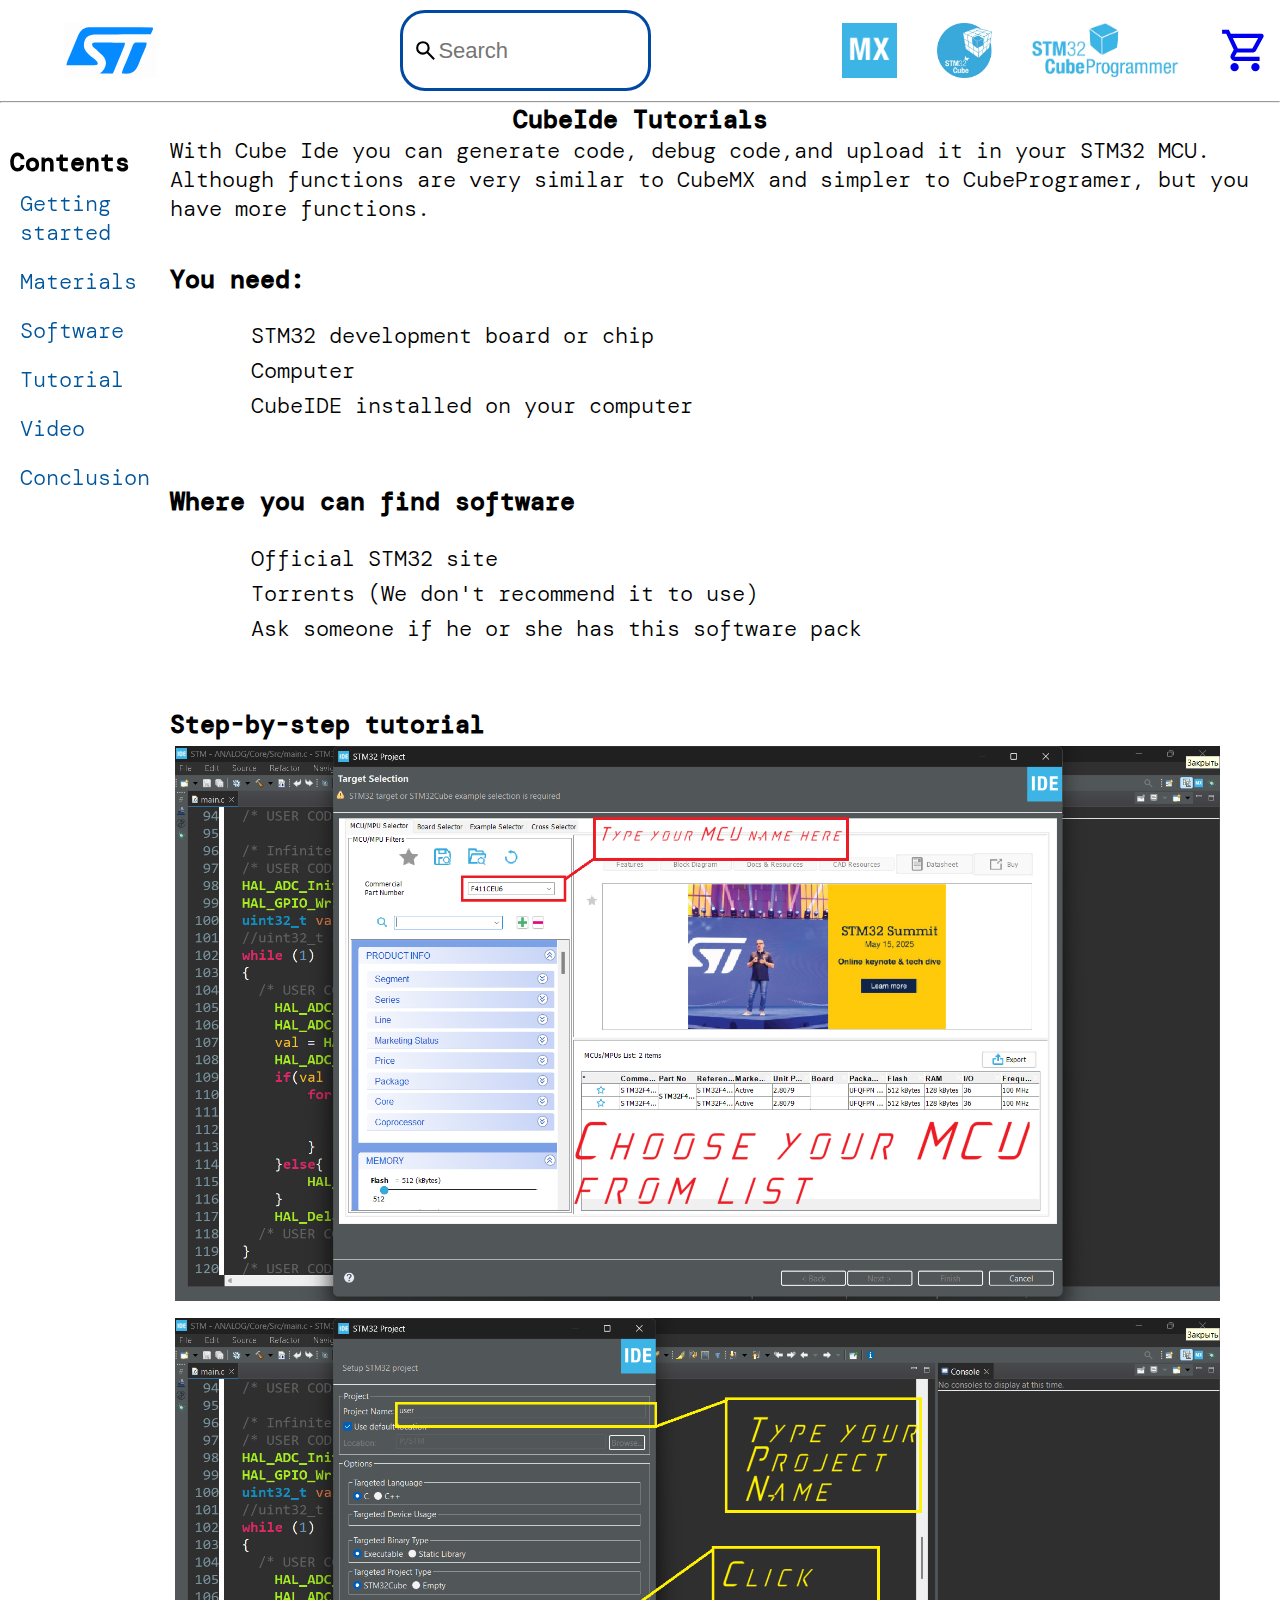
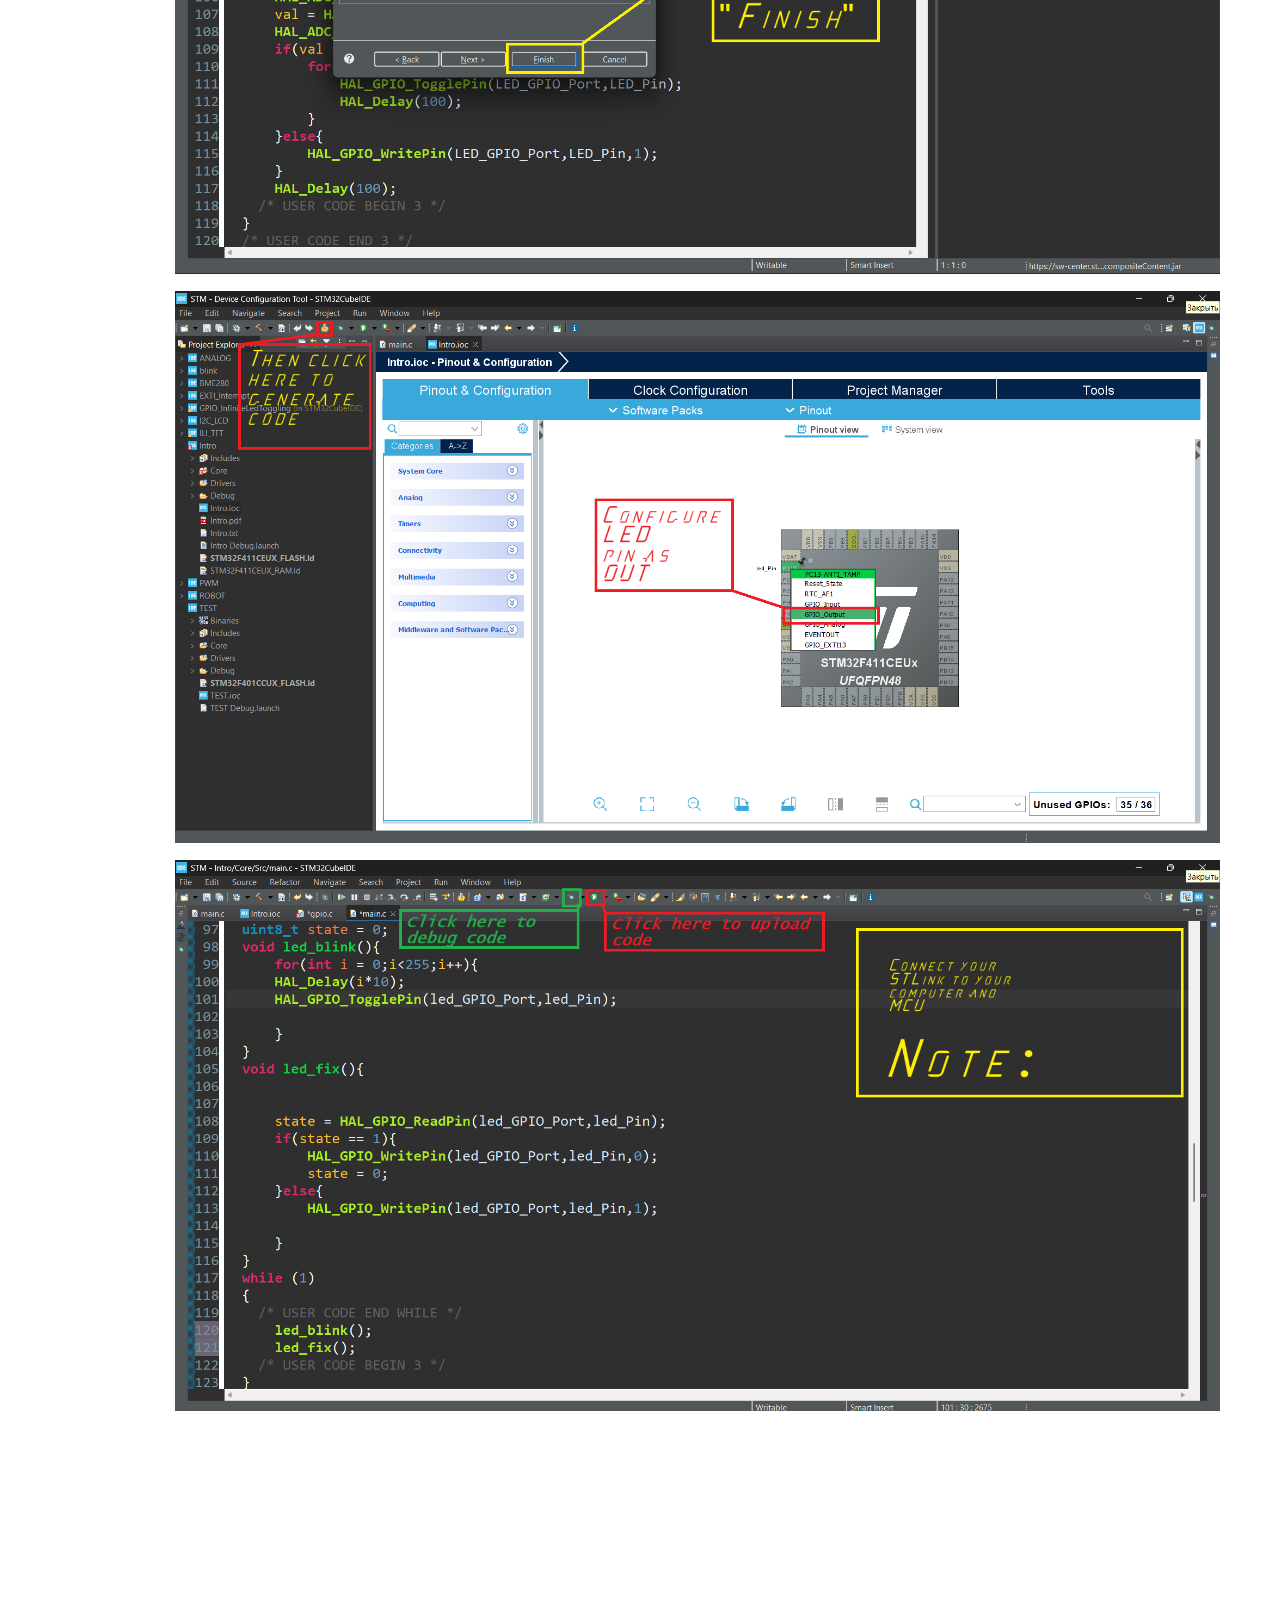
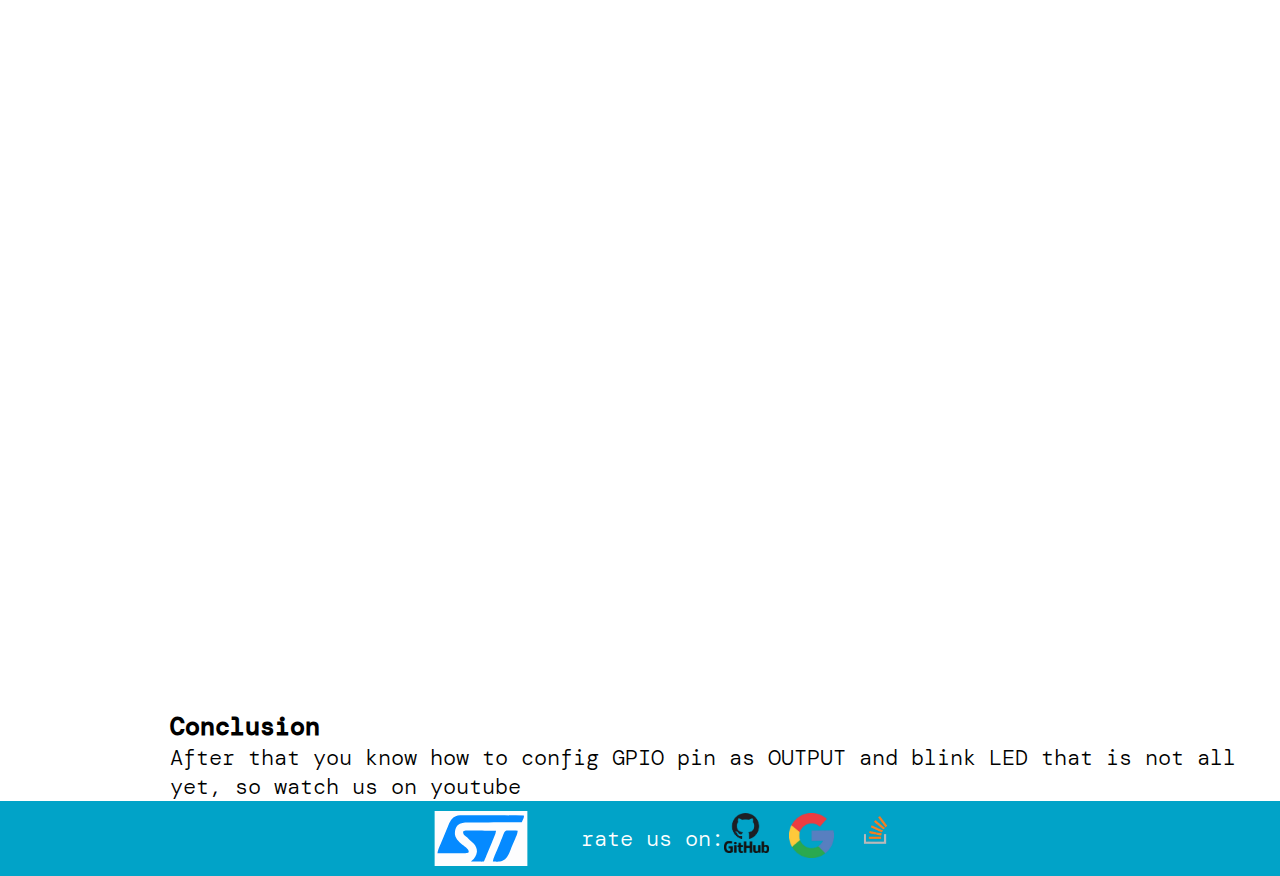
<file: finale_project/cubeide.html>
<!DOCTYPE html>
<html lang="en">
<head>
    <meta charset="UTF-8">
    <meta name="viewport" content="width=device-width, initial-scale=1.0">
    <title>Document</title>

    <link rel="preconnect" href="https://fonts.googleapis.com">
    <link rel="preconnect" href="https://fonts.gstatic.com" crossorigin>
    <link href="https://fonts.googleapis.com/css2?family=DM+Mono:ital,wght@0,300;0,400;0,500;1,300;1,400;1,500&display=swap" rel="stylesheet">

    <link rel="stylesheet" href="styles/index.css">
    <link rel="stylesheet" href="styles/tutorials.css">
</head>
<body>
    

    <header>
        <div class="headercont">
            <div class="logocont">
                <a class = "logo" href = "index.html">
                    <svg class = "imgsvg">
                        <use href = "img/sprite.svg#ST_logo"></use>
                    </svg>
                </a>
            </div>
            <div class="searchcont">
                <svg class="imgsvg">
                    <use href = "img/sprite.svg#search"></use>
                </svg>
                
                <form action="">
                    <input type="text" placeholder="Search" class = "searchpanel">
                </form>
            </div>
            <ul class="hrefcont">
                <li class = "items">
                    <a href = "cubemx.html"><img src="img/cubemxlogo.png" alt="cubemx" class = "cubemxlogo"></a>
                </li>
                <li class = "items">
                    <a href="cubeide.html"><img src="img/cubeidelogo.png" alt="cubeide" class="cubeidelogo"></a>
                </li>
                <li class = "items">
                    <a href="cubeprog.html"><img src="img/cubeproglogo.png" alt="cubeprog" class="cubeproglogo"></a>
                </li>
                <li class="items">
                    <a href="shop.html">
                        <svg class = "imgsvg">
                            <use href = "img/sprite.svg#cart"></use>
                        </svg>
                    </a>
                </li>
            </ul>
        </div>
        <hr>
    </header>

    <main>


        <div class="title">
            <h2>CubeIde Tutorials</h2>
        </div>
        <div class="container">
            <nav class = "nav">
                <ul class = "nav-cont">
                    <h2>Contents</h2>
                    <li class = "items"><a href = "#start">Getting started</a></li>
                    <li class = "items"><a href = "#materials">Materials</a></li>
                    <li class = "items"><a href = "#software">Software</a></li>
                    <li class = "items"><a href = "#firstpage">Tutorial</a></li>
                    <li class = "items"><a href = "#videos">Video</a></li>
                    <li class="items"><a href="#conclusion">Conclusion</a></li>
                    
                </ul>
            </nav>
            <div class="cont">
                <div class="text" id = "start">
                    With Cube Ide you can generate code, debug code,and upload it in your STM32 MCU.
                    Although functions are very similar to CubeMX and simpler to CubeProgramer, but you have more functions.
                    
                    
                </div>
                <div class="text" id="materials">
                    <h2>You need:</h2>
                    <ul class="ul-cont">
                        <li class="items">STM32 development board or chip</li>
                        <li class="items">Computer</li>
                        <li class="items">CubeIDE installed on your computer</li>
                    </ul>
                </div>
                <div class="text" id="software">
                    <h2>Where you can find software</h2>
                    <ul class="ul-cont">
                        <li class="items">Official STM32 site</li>
                        <li class="items">Torrents (We don't recommend it to use)</li>
                        <li class="items">Ask someone if he or she has this software pack</li>
                    </ul>
                </div>
                <div class="text" id="firstpage">
                    <h2>Step-by-step tutorial</h2>
                    <!-- <img src="img/tutorials/firstcubemx.png" alt="cubeMX intro" class="tutorials">
                    
                    <img src="img/tutorials/secondcubemx.png" alt="cubeMX intro" class="tutorials">
                    <img src="img/tutorials/thirdcubemx.png" alt="cubeMX intro" class="tutorials"> -->
                    <img src="img/tutorials/firstcubeide.png" alt="cubeide_intro" class="tutorials">
                    <img src="img/tutorials/secondcubeide.png" alt="cubeide_intro" class="tutorials">
                    <img src="img/tutorials/thirdcubeide.png" alt="cubeide_intro" class="tutorials">
                    <img src="img/tutorials/fourthcubeide.png" alt="cubeide_intro" class="tutorials">
                </div>
                <div class="text" id="videos">

                    <iframe class = "video" src="https://www.youtube.com/embed/eumKLXNlM0U" title="How to use STM32CubeIDE" frameborder="0" allow="accelerometer; autoplay; clipboard-write; encrypted-media; gyroscope; picture-in-picture; web-share" referrerpolicy="strict-origin-when-cross-origin" allowfullscreen></iframe>
                </div>
                <div class="text" id="conclusion">
                    <h2>Conclusion</h2>
                    After that you know how to config GPIO pin as OUTPUT and blink LED
                    that is not all yet, so watch us on youtube
                </div>
            </div>
        </div>
    </main>

    <footer>
        <div class="footer">
            
            <svg class = "imgsvg">
                <use href = "img/sprite.svg#ST_logo"></use>
            </svg>
            rate us on:
            <ul class = "ul-cont">
                <li class = "items"><img src="img/footerimg/github.png" alt="" class="rate"></li>
                <li class = "items"><img src="img/footerimg/google.png" alt="" class="rate"></li>
                <li class = "items"><img src="img/footerimg/stackoverflow.png" alt="" class="rate"></li>
            </ul>   
        </div>
    </footer>
</body>
</html>
</file>
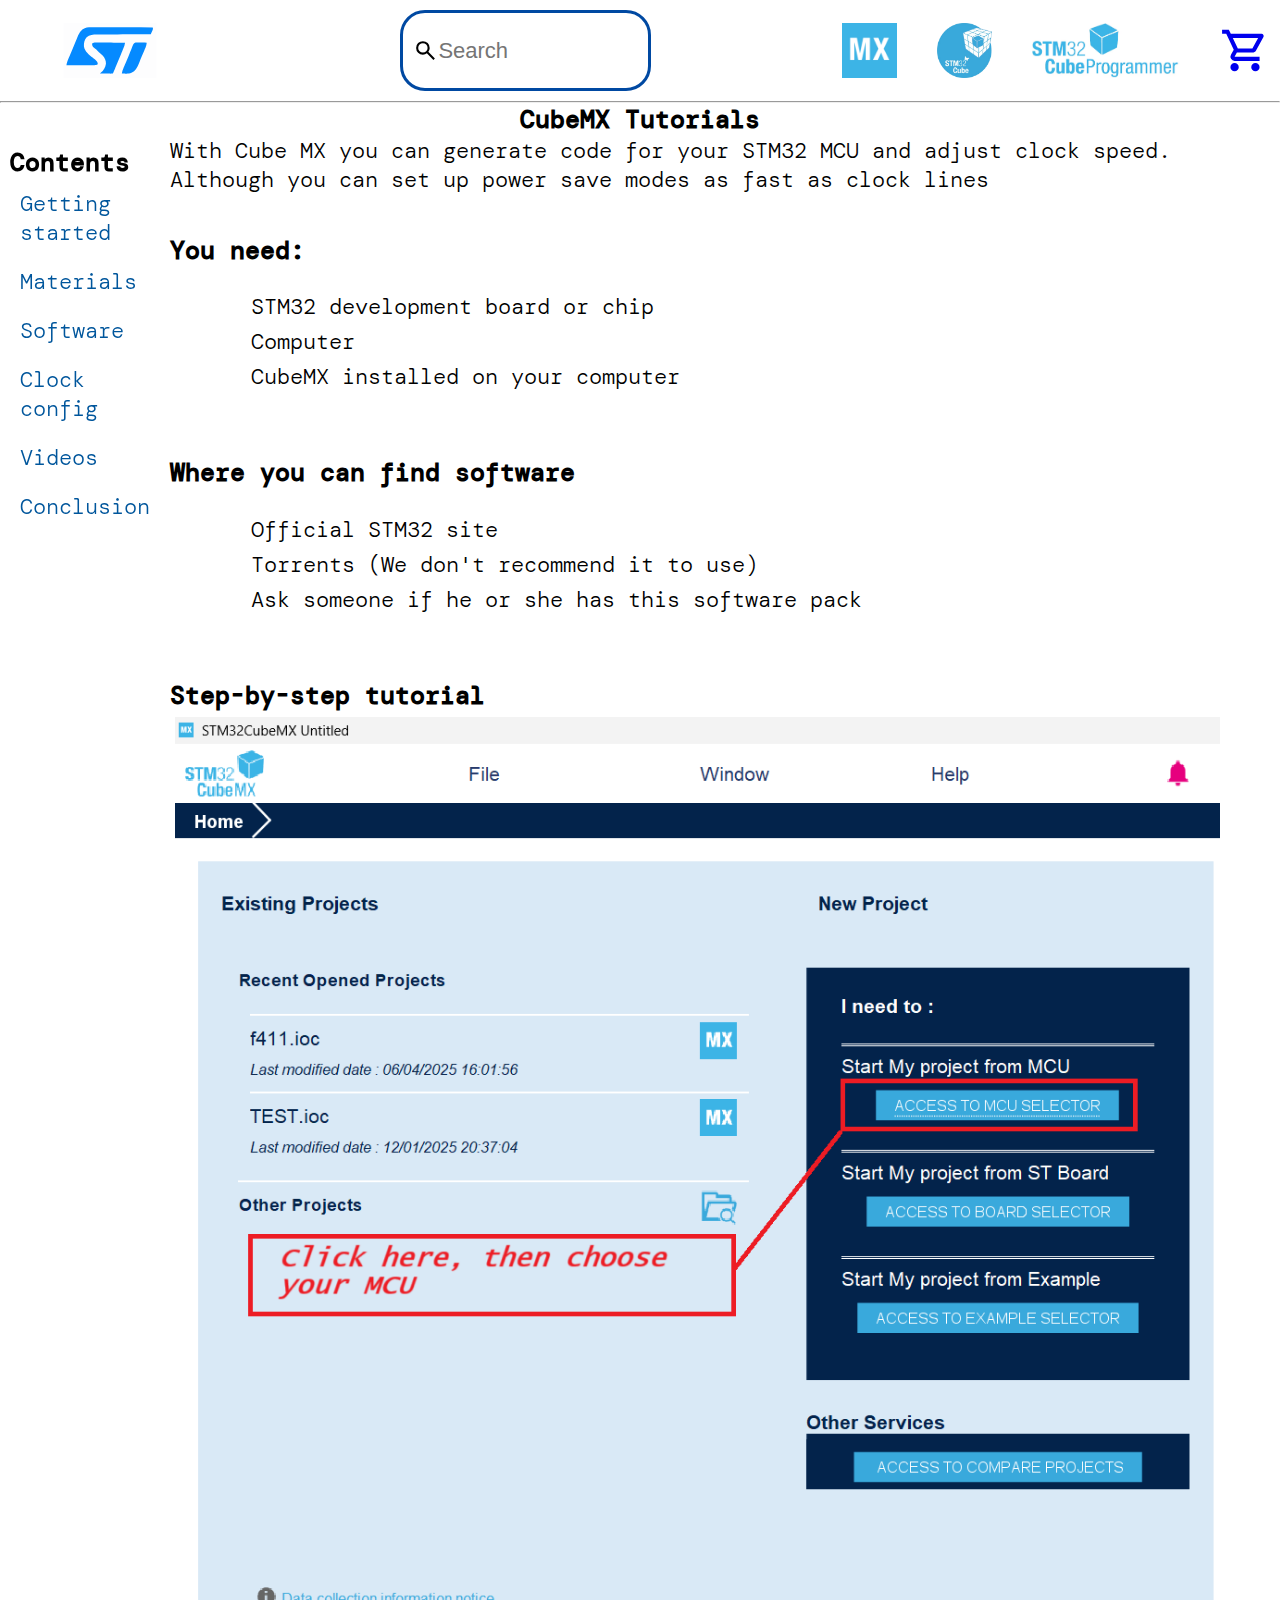
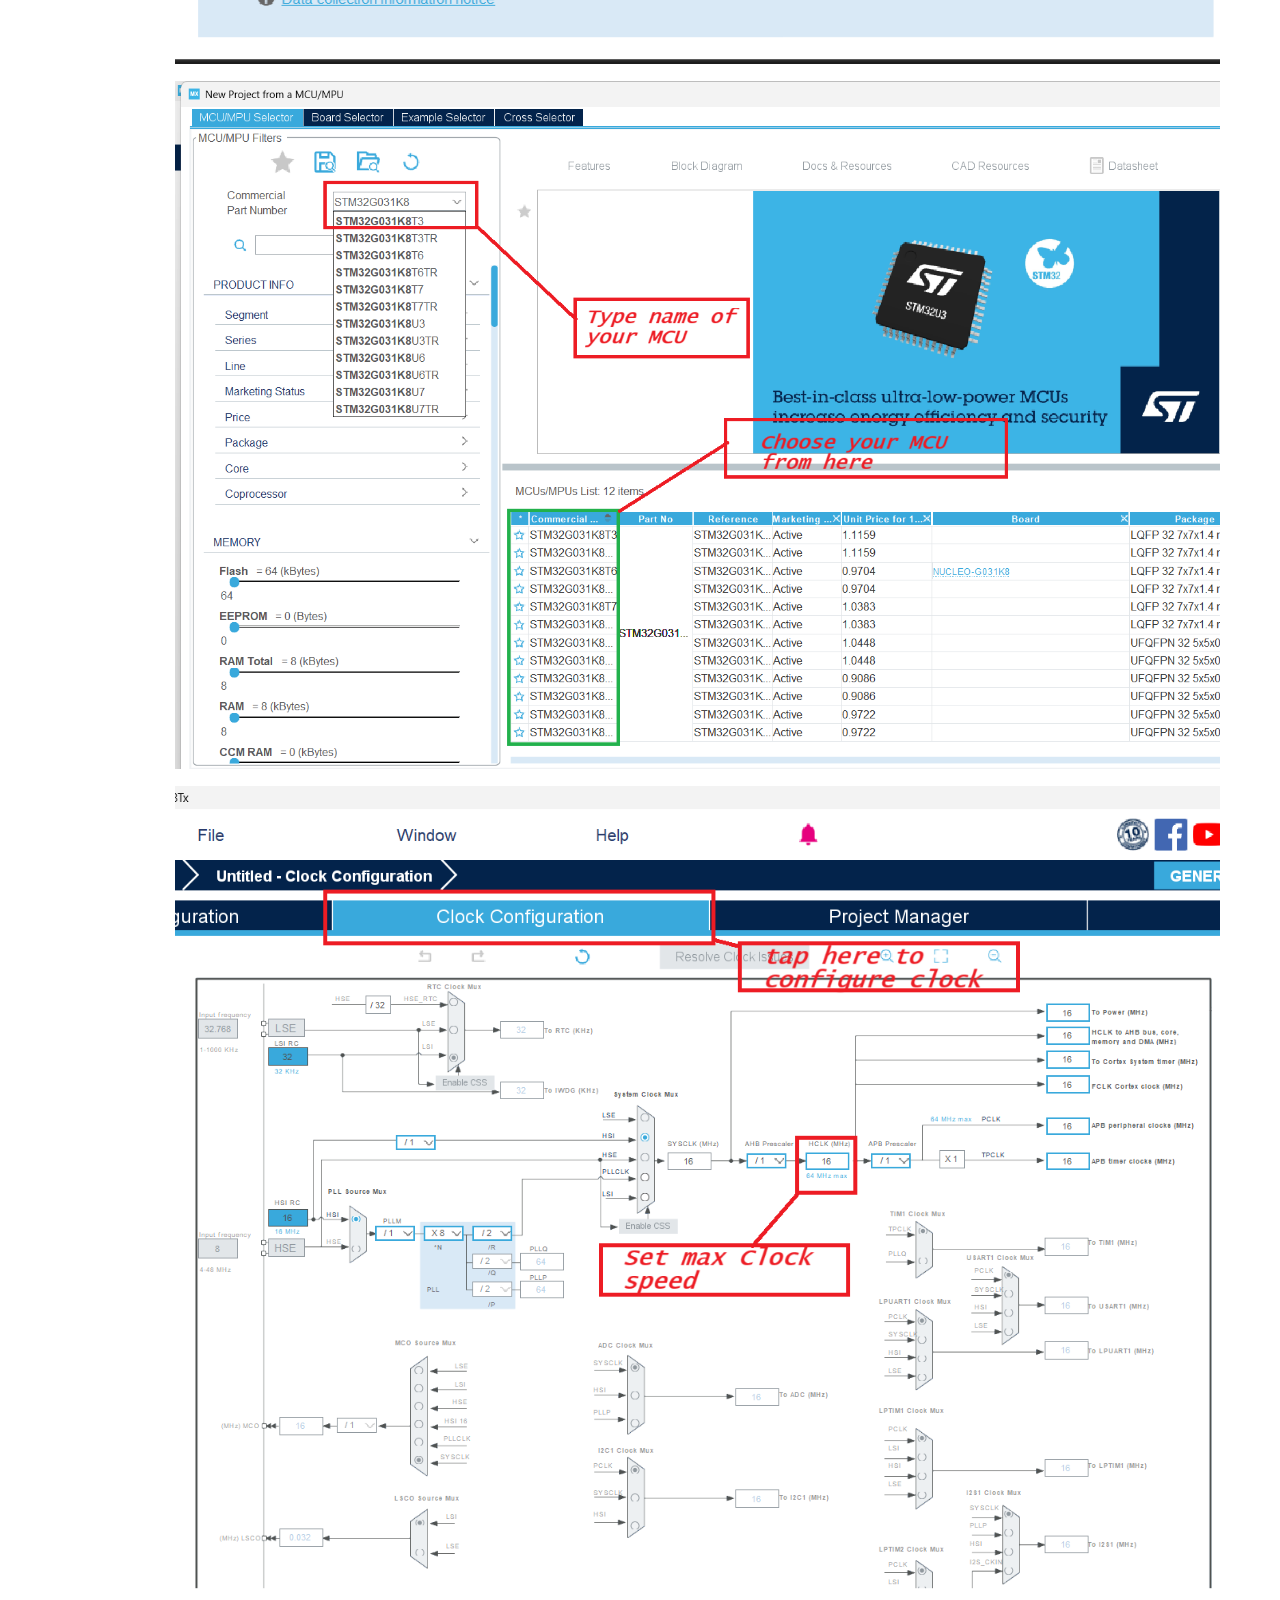
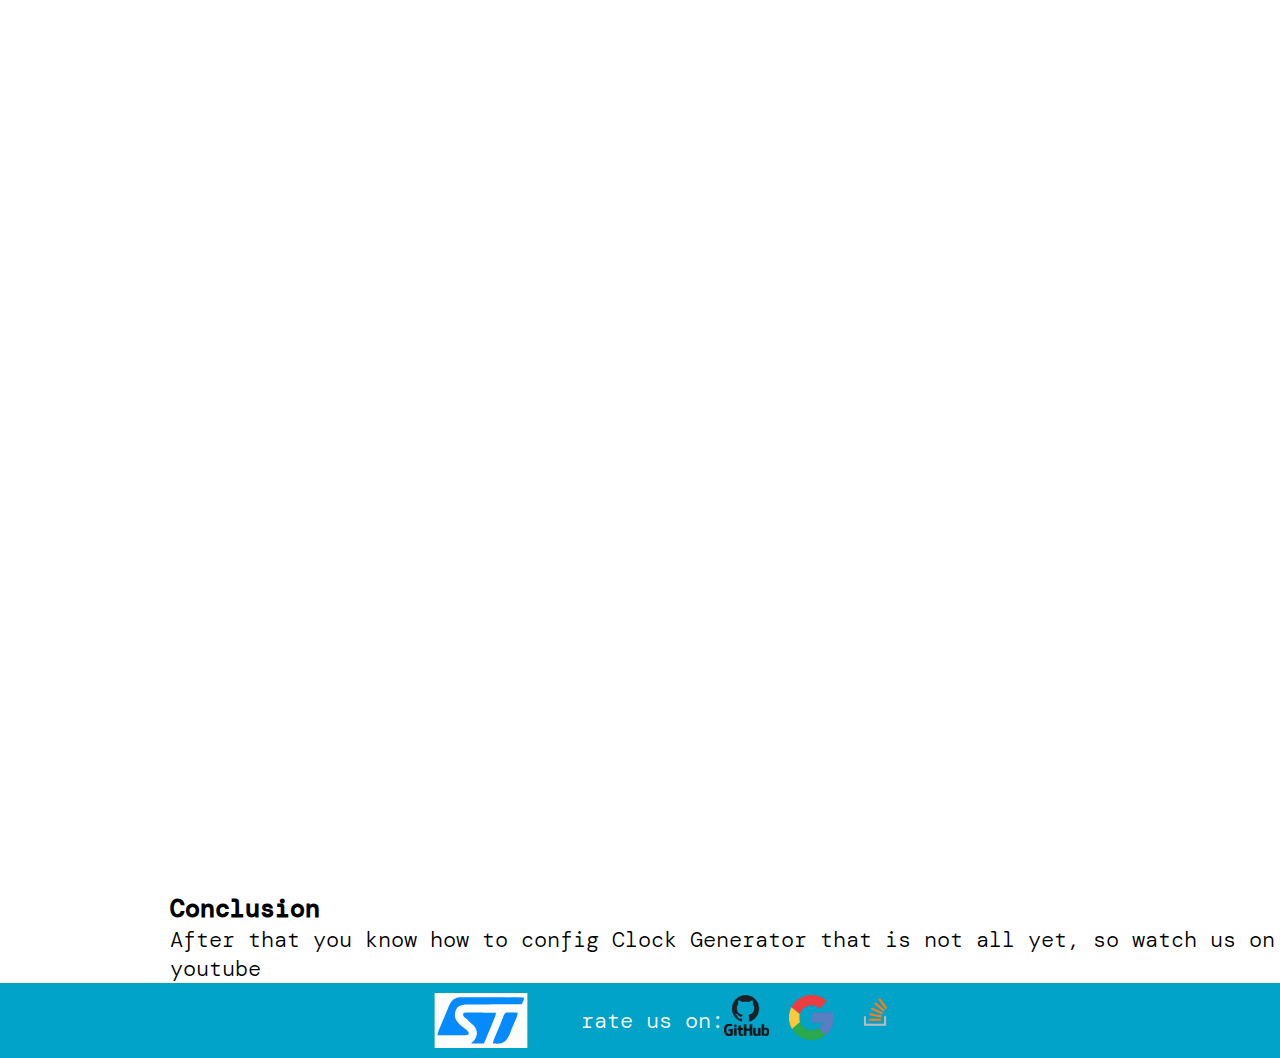
<file: finale_project/cubemx.html>
<!DOCTYPE html>
<html lang="en">
<head>
    <meta charset="UTF-8">
    <meta name="viewport" content="width=device-width, initial-scale=1.0">
    <title>Document</title>
    <link rel="preconnect" href="https://fonts.googleapis.com">
    <link rel="preconnect" href="https://fonts.gstatic.com" crossorigin>
    <link href="https://fonts.googleapis.com/css2?family=DM+Mono:ital,wght@0,300;0,400;0,500;1,300;1,400;1,500&display=swap" rel="stylesheet">

    <link rel="stylesheet" href="styles/index.css">
    <link rel="stylesheet" href="styles/tutorials.css">
</head>
<body>
    <header>
        <div class="headercont">
            <div class="logocont">
                <a class = "logo" href = "index.html">
                    <svg class = "imgsvg">
                        <use href = "img/sprite.svg#ST_logo"></use>
                    </svg>
                </a>
            </div>
            <div class="searchcont">
                <svg class="imgsvg">
                    <use href = "img/sprite.svg#search"></use>
                </svg>
                
                <form action="">
                    <input type="text" placeholder="Search" class = "searchpanel">
                </form>
            </div>
            <ul class="hrefcont">
                <li class = "items">
                    <a href = "cubemx.html"><img src="img/cubemxlogo.png" alt="cubemx" class = "cubemxlogo"></a>
                </li>
                <li class = "items">
                    <a href="cubeide.html"><img src="img/cubeidelogo.png" alt="cubeide" class="cubeidelogo"></a>
                </li>
                <li class = "items">
                    <a href="cubeprog.html"><img src="img/cubeproglogo.png" alt="cubeprog" class="cubeproglogo"></a>
                </li>
                <li class="items">
                    <a href="shop.html">
                        <svg class = "imgsvg">
                            <use href = "img/sprite.svg#cart"></use>
                        </svg>
                    </a>
                </li>
            </ul>
        </div>
        <hr>
    </header>
    <main>


        <div class="title">
            <h2>CubeMX Tutorials</h2>
        </div>
        <div class="container">
            <nav class = "nav">
                <ul class = "nav-cont">
                    <h2>Contents</h2>
                    <li class = "items"><a href = "#start">Getting started</a></li>
                    <li class = "items"><a href = "#materials">Materials</a></li>
                    <li class = "items"><a href = "#software">Software</a></li>
                    <li class = "items"><a href = "#firstpage">Clock config</a></li>
                    <li class = "items"><a href = "#videos">Videos</a></li>
                    <li class="items"><a href="#conclusion">Conclusion</a></li>
                    
                </ul>
            </nav>
            <div class="cont">
                <div class="text" id = "start">
                    With Cube MX you can generate code for your STM32 MCU
                    and adjust clock speed. Although you can set up power save modes
                    as fast as clock lines
                </div>
                <div class="text" id="materials">
                    <h2>You need:</h2>
                    <ul class="ul-cont">
                        <li class="items">STM32 development board or chip</li>
                        <li class="items">Computer</li>
                        <li class="items">CubeMX installed on your computer</li>
                    </ul>
                </div>
                <div class="text" id="software">
                    <h2>Where you can find software</h2>
                    <ul class="ul-cont">
                        <li class="items">Official STM32 site</li>
                        <li class="items">Torrents (We don't recommend it to use)</li>
                        <li class="items">Ask someone if he or she has this software pack</li>
                    </ul>
                </div>
                <div class="text" id="firstpage">
                    <h2>Step-by-step tutorial</h2>
                    <img src="img/tutorials/firstcubemx.png" alt="cubeMX intro" class="tutorials">
                    
                    <img src="img/tutorials/secondcubemx.png" alt="cubeMX intro" class="tutorials">
                    <img src="img/tutorials/thirdcubemx.png" alt="cubeMX intro" class="tutorials">
                </div>
                <div class="text" id="videos">
                    <iframe class = "video" src="https://www.youtube.com/embed/szMGedsp9jc" title="Getting started with STM32CubeMX" frameborder="0" allow="accelerometer; autoplay; clipboard-write; encrypted-media; gyroscope; picture-in-picture; web-share" referrerpolicy="strict-origin-when-cross-origin" allowfullscreen></iframe>
                </div>
                <div class="text" id="conclusion">
                    <h2>Conclusion</h2>
                    After that you know how to config Clock Generator
                    that is not all yet, so watch us on youtube
                </div>
            </div>
        </div>
    </main>
    <footer>
        <div class="footer">
            
            <svg class = "imgsvg">
                <use href = "img/sprite.svg#ST_logo"></use>
            </svg>
            rate us on:
            <ul class = "ul-cont">
                <li class = "items"><img src="img/footerimg/github.png" alt="" class="rate"></li>
                <li class = "items"><img src="img/footerimg/google.png" alt="" class="rate"></li>
                <li class = "items"><img src="img/footerimg/stackoverflow.png" alt="" class="rate"></li>
            </ul>   
        </div>
    </footer>
</body>
</html>
</file>
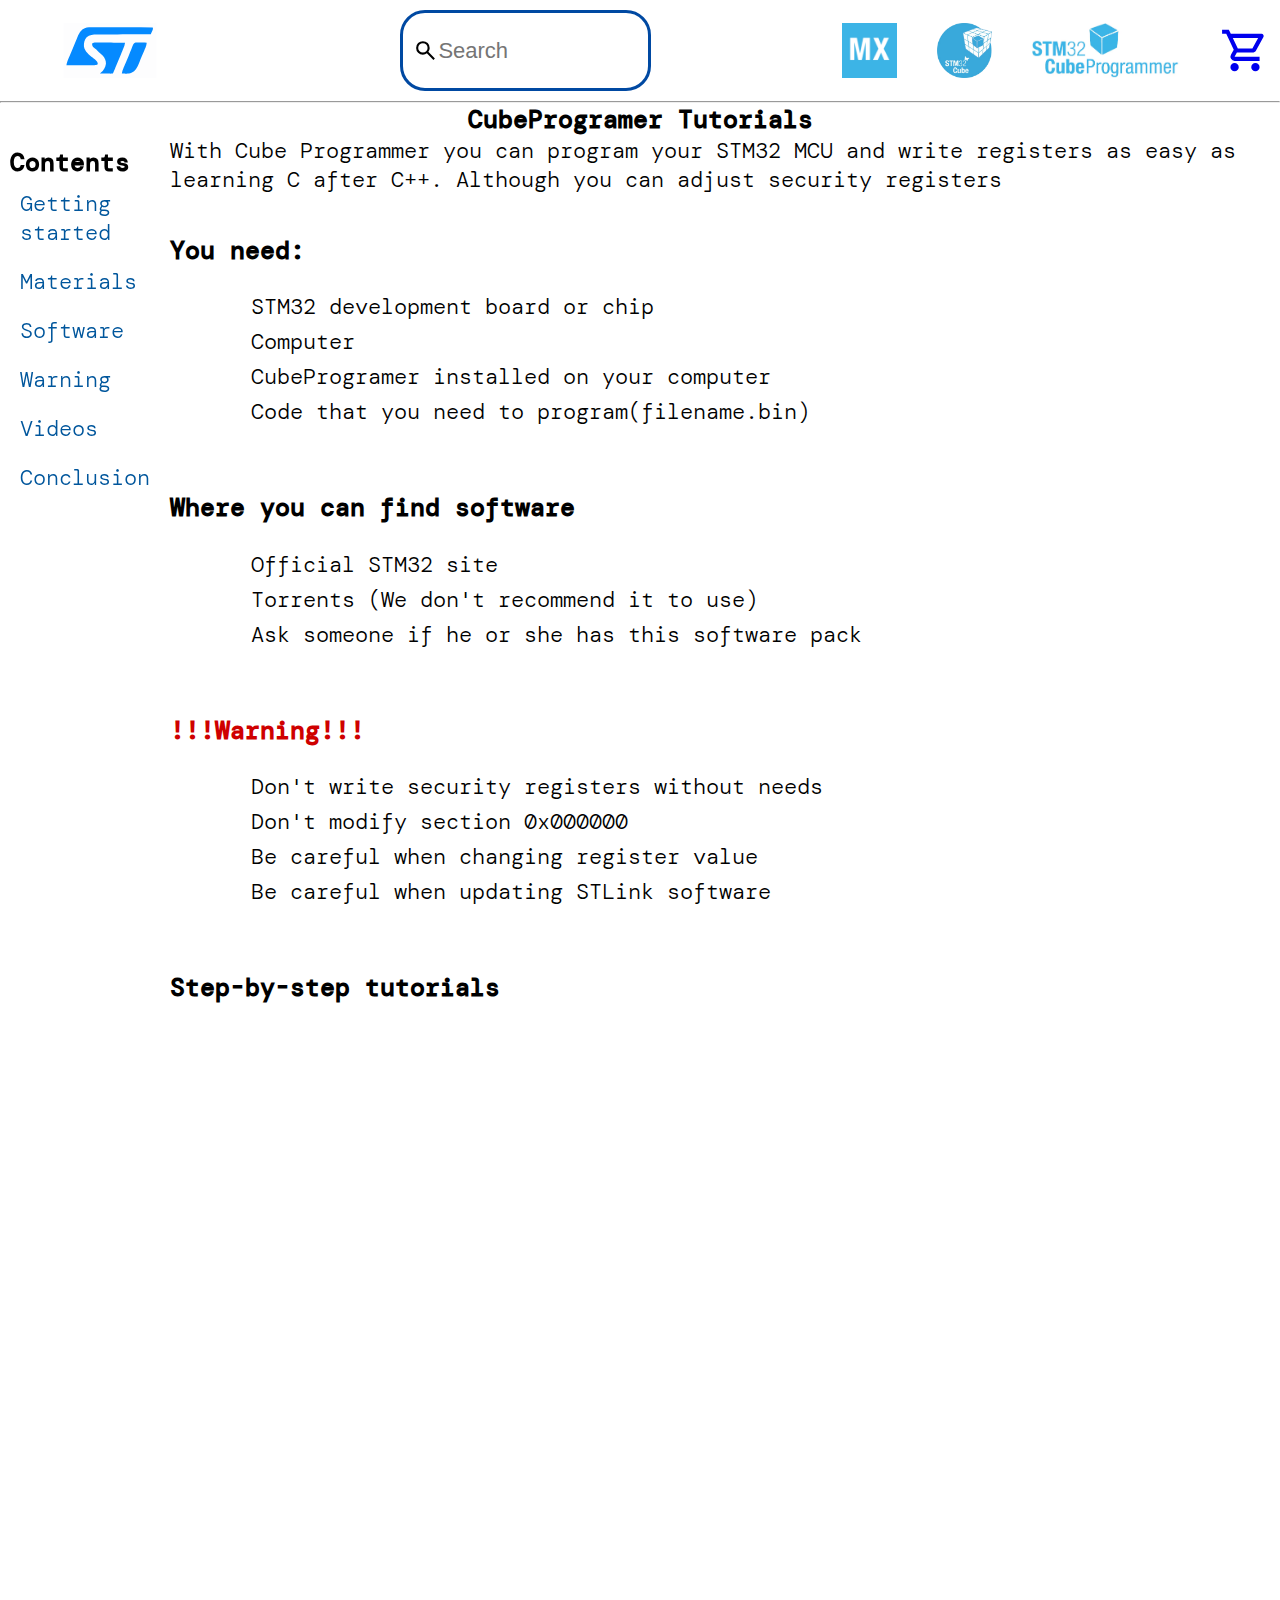
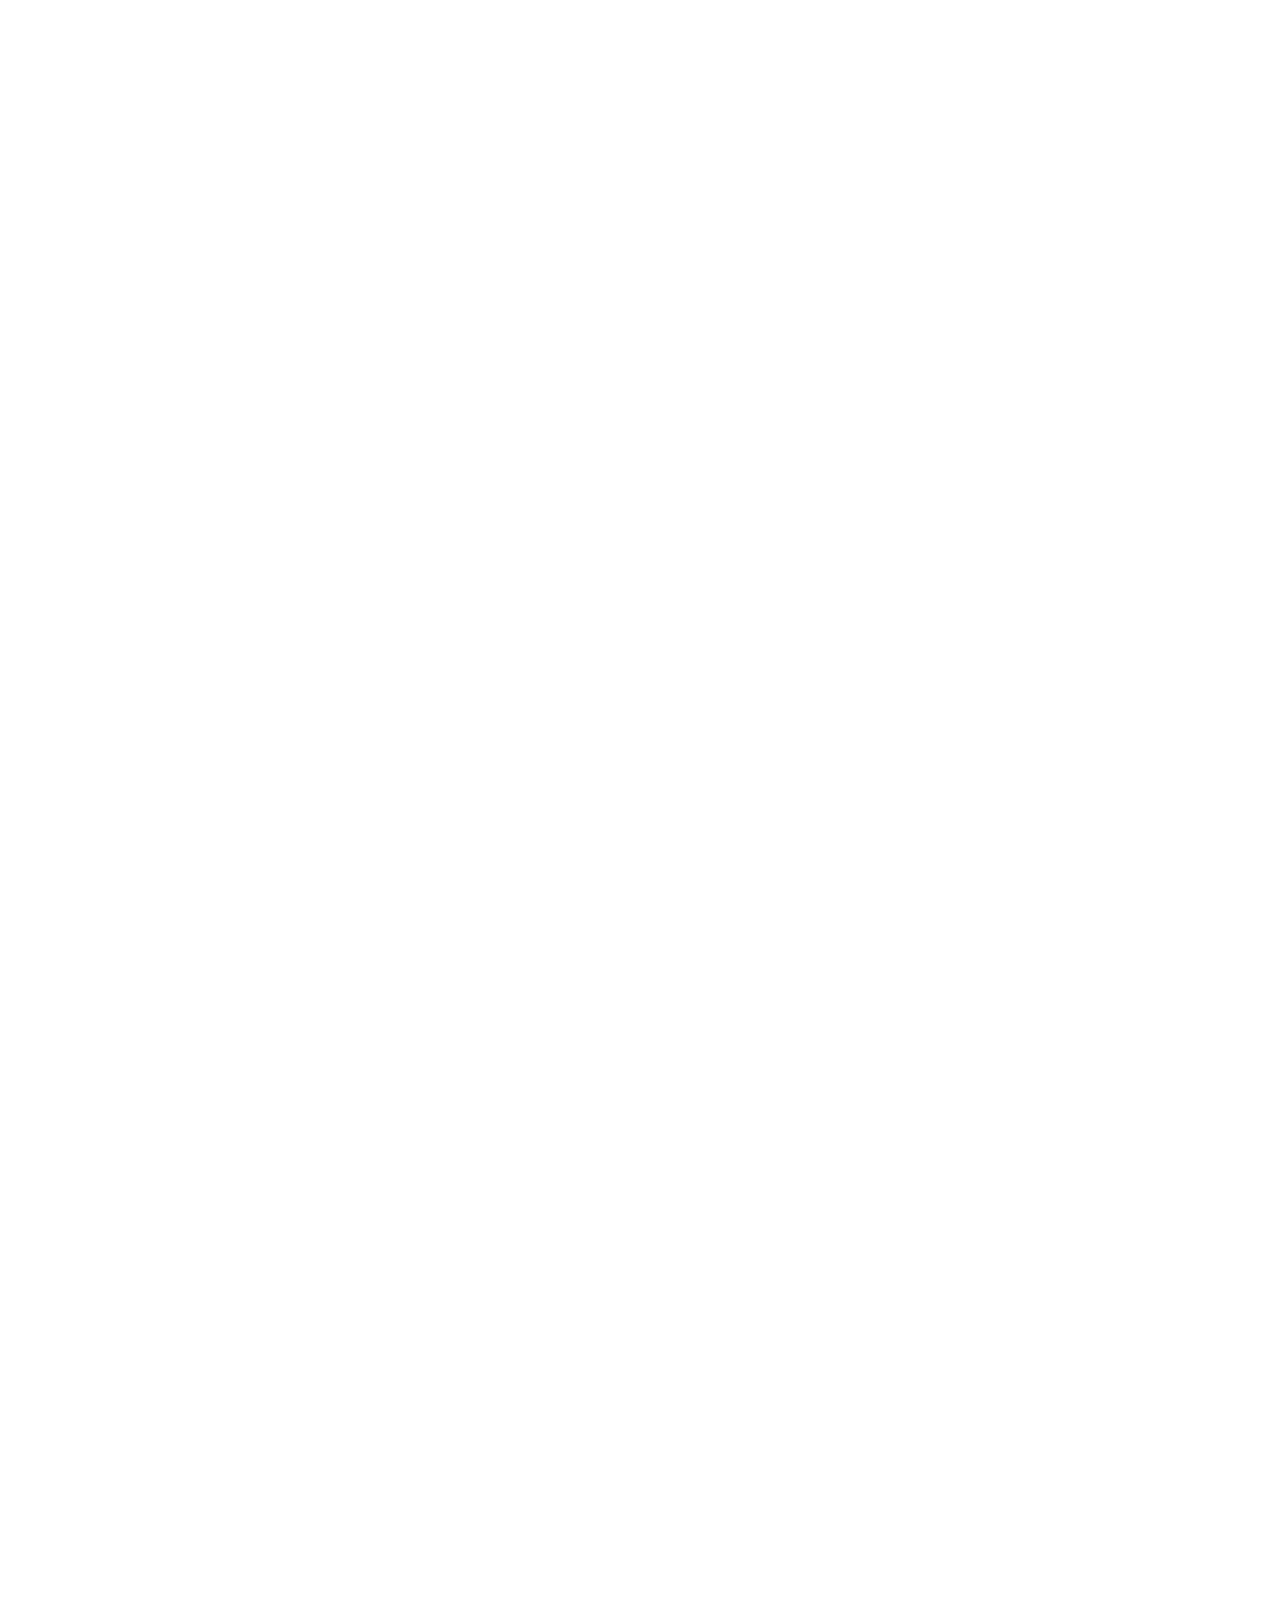
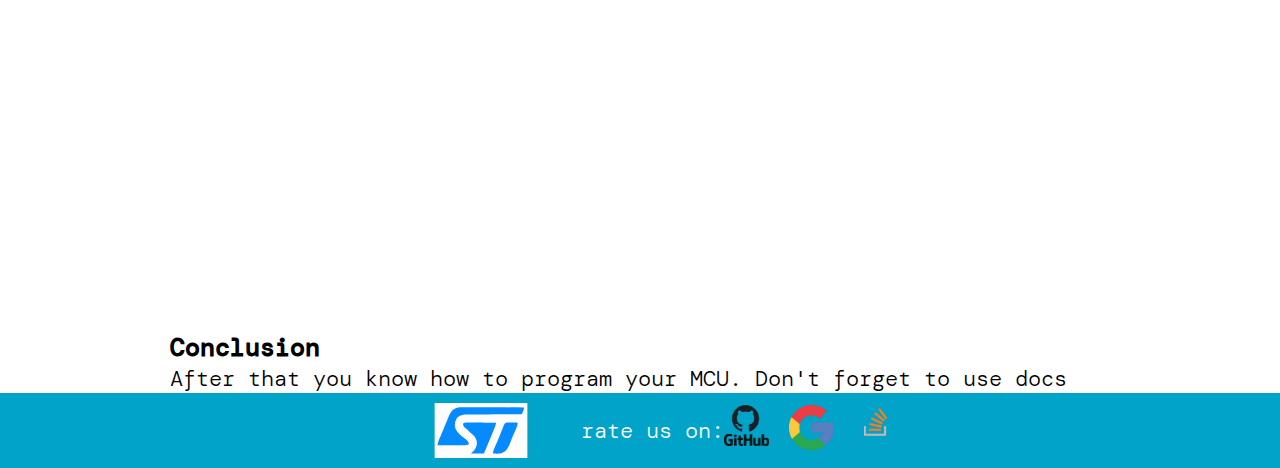
<file: finale_project/cubeprog.html>
<!DOCTYPE html>
<html lang="en">
<head>
    <meta charset="UTF-8">
    <meta name="viewport" content="width=device-width, initial-scale=1.0">
    <title>Document</title>


    <link rel="preconnect" href="https://fonts.googleapis.com">
    <link rel="preconnect" href="https://fonts.gstatic.com" crossorigin>
    <link href="https://fonts.googleapis.com/css2?family=DM+Mono:ital,wght@0,300;0,400;0,500;1,300;1,400;1,500&display=swap" rel="stylesheet">

    
    <link rel="stylesheet" href="styles/index.css">
    <link rel="stylesheet" href="styles/tutorials.css">
</head>
<body>
    <header>
        <div class="headercont">
            <div class="logocont">
                <a class = "logo" href = "index.html">
                    <svg class = "imgsvg">
                        <use href = "img/sprite.svg#ST_logo"></use>
                    </svg>
                </a>
            </div>
            <div class="searchcont">
                <svg class="imgsvg">
                    <use href = "img/sprite.svg#search"></use>
                </svg>
                
                <form action="">
                    <input type="text" placeholder="Search" class = "searchpanel">
                </form>
            </div>
            <ul class="hrefcont">
                <li class = "items">
                    <a href = "cubemx.html"><img src="img/cubemxlogo.png" alt="cubemx" class = "cubemxlogo"></a>
                </li>
                <li class = "items">
                    <a href="cubeide.html"><img src="img/cubeidelogo.png" alt="cubeide" class="cubeidelogo"></a>
                </li>
                <li class = "items">
                    <a href="cubeprog.html"><img src="img/cubeproglogo.png" alt="cubeprog" class="cubeproglogo"></a>
                </li>
                <li class="items">
                    <a href="shop.html">
                        <svg class = "imgsvg">
                            <use href = "img/sprite.svg#cart"></use>
                        </svg>
                    </a>
                </li>
            </ul>
        </div>
        <hr>
    </header>

    <main>
        <div class="title">
            <h2>CubeProgramer Tutorials</h2>
        </div>
        <div class="container">
            <nav class = "nav">
                <ul class = "nav-cont">
                    <h2>Contents</h2>
                    <li class = "items"><a href = "#start">Getting started</a></li>
                    <li class = "items"><a href = "#materials">Materials</a></li>
                    <li class = "items"><a href = "#software">Software</a></li>
                    <li class = "items"><a href = "#firstpage">Warning</a></li>
                    <li class = "items"><a href = "#videos">Videos</a></li>
                    <li class="items"><a href="#conclusion">Conclusion</a></li>
                    
                </ul>
            </nav>
            <div class="cont">
                <div class="text" id = "start">
                    With Cube Programmer you can program your STM32 MCU and write 
                    registers as easy as learning C after C++. Although you can adjust security registers
                </div>
                <div class="text" id="materials">
                    <h2>You need:</h2>
                    <ul class="ul-cont">
                        <li class="items">STM32 development board or chip</li>
                        <li class="items">Computer</li>
                        <li class="items">CubeProgramer installed on your computer</li>
                        <li class="items">Code that you need to program(filename.bin)</li>
                    </ul>
                </div>
                <div class="text" id="software">
                    <h2>Where you can find software</h2>
                    <ul class="ul-cont">
                        <li class="items">Official STM32 site</li>
                        <li class="items">Torrents (We don't recommend it to use)</li>
                        <li class="items">Ask someone if he or she has this software pack</li>
                    </ul>
                </div>
                <div class="text" id="firstpage">
                    <h2 class = "warn">!!!Warning!!!</h2>
                    <ul class="ul-cont">
                        <li class="items">Don't write security registers without needs</li>
                        <li class="items">Don't modify section 0x000000</li>
                        <li class="items">Be careful when changing register value</li>
                        <li class="items">Be careful when updating STLink software</li>
                    </ul>
                    <!-- <img src="img/tutorials/firstcubemx.png" alt="cubeMX intro" class="tutorials">
                    
                    <img src="img/tutorials/secondcubemx.png" alt="cubeMX intro" class="tutorials">
                    <img src="img/tutorials/thirdcubemx.png" alt="cubeMX intro" class="tutorials"> -->

                </div>
                <div class="text" id="videos">
                    <h2>Step-by-step tutorials</h2>
                    <iframe class = "video" src="https://www.youtube.com/embed/WY1hQzMh6wo" title="Programming STM32 MCUs using STM32CubeProgrammer: Part 1" frameborder="0" allow="accelerometer; autoplay; clipboard-write; encrypted-media; gyroscope; picture-in-picture; web-share" referrerpolicy="strict-origin-when-cross-origin" allowfullscreen></iframe>                </div>
                    <iframe class = "video" src="https://www.youtube.com/embed/uxaReHFBVRg" title="Programming STM32 MCUs using STM32CubeProgrammer: Part 2" frameborder="0" allow="accelerometer; autoplay; clipboard-write; encrypted-media; gyroscope; picture-in-picture; web-share" referrerpolicy="strict-origin-when-cross-origin" allowfullscreen></iframe>
                    <iframe class = "video" src="https://www.youtube.com/embed/q0vbKRoLETs" title="Programming STM32 MCUs using STM32CubeProgrammer: Part 3" frameborder="0" allow="accelerometer; autoplay; clipboard-write; encrypted-media; gyroscope; picture-in-picture; web-share" referrerpolicy="strict-origin-when-cross-origin" allowfullscreen></iframe>
                    <div class="text" id="conclusion">
                    <h2>Conclusion</h2>
                    After that you know how to program your MCU.
                    Don't forget to use docs
                </div>
            </div>
        </div>
    </main>

    <footer>
        <div class="footer">
            
            <svg class = "imgsvg">
                <use href = "img/sprite.svg#ST_logo"></use>
            </svg>
            rate us on:
            <ul class = "ul-cont">
                <li class = "items"><img src="img/footerimg/github.png" alt="" class="rate"></li>
                <li class = "items"><img src="img/footerimg/google.png" alt="" class="rate"></li>
                <li class = "items"><img src="img/footerimg/stackoverflow.png" alt="" class="rate"></li>
            </ul>   
        </div>
    </footer>
</body>
</html>
</file>
<file: styles/index.css>
@media screen and (min-width: 200px) {
  .headercont .hrefcont .imgsvg, .headercont .hrefcont .cubeproglogo, .headercont .hrefcont .cubeidelogo, .headercont .hrefcont .cubemxlogo, .headercont .searchcont .imgsvg {
    width: auto;
    height: 25px;
  }
}
@media screen and (min-width: 700px) {
  .headercont .hrefcont .imgsvg, .headercont .hrefcont .cubeproglogo, .headercont .hrefcont .cubeidelogo, .headercont .hrefcont .cubemxlogo, .headercont .searchcont .imgsvg {
    width: auto;
    height: 35px;
    display: block;
  }
}
@media screen and (min-width: 1000px) {
  .headercont .hrefcont .imgsvg, .headercont .hrefcont .cubeproglogo, .headercont .hrefcont .cubeidelogo, .headercont .hrefcont .cubemxlogo, .headercont .searchcont .imgsvg {
    width: auto;
    height: 55px;
    display: block;
  }
}
@media screen and (min-width: 2000px) {
  .headercont .hrefcont .imgsvg, .headercont .hrefcont .cubeproglogo, .headercont .hrefcont .cubeidelogo, .headercont .hrefcont .cubemxlogo, .headercont .searchcont .imgsvg {
    width: auto;
    height: 100px;
    display: block;
  }
}

.footer .ul-cont, .container .cont, .container, .headercont .hrefcont {
  display: flex;
  flex-direction: row;
}

.footer, .title, .headercont .searchcont, .headercont .logocont .logo, .headercont {
  display: flex;
  flex-direction: row;
  align-items: center;
  align-content: center;
  justify-content: center;
}

@media screen and (min-width: 200px) {
  .footer .imgsvg, .container .nav ul li a, .headercont .searchcont .searchpanel, .headercont .logocont .logo .imgsvg {
    font-size: 15px;
    width: 50px;
    height: 25px;
  }
}
@media screen and (min-width: 700px) {
  .footer .imgsvg, .container .nav ul li a, .headercont .searchcont .searchpanel, .headercont .logocont .logo .imgsvg {
    font-size: 20px;
    width: 100px;
    height: 30px;
  }
}
@media screen and (min-width: 1000px) {
  .footer .imgsvg, .container .nav ul li a, .headercont .searchcont .searchpanel, .headercont .logocont .logo .imgsvg {
    font-size: 25px;
    width: 200px;
    height: 35px;
  }
}
@media screen and (min-width: 2000px) {
  .footer .imgsvg, .container .nav ul li a, .headercont .searchcont .searchpanel, .headercont .logocont .logo .imgsvg {
    font-size: 52px;
    width: 400px;
    height: 100px;
  }
}

@media screen and (min-width: 200px) {
  head, * {
    font-size: 15px;
  }
}
@media screen and (min-width: 700px) {
  head, * {
    font-size: 20px;
  }
}
@media screen and (min-width: 1000px) {
  head, * {
    font-size: 25px;
  }
}
@media screen and (min-width: 2000px) {
  head, * {
    font-size: 52px;
  }
}

@media screen and (min-width: 200px) {
  h2 {
    font-size: 25px;
  }
}
@media screen and (min-width: 700px) {
  h2 {
    font-size: 30px;
  }
}
@media screen and (min-width: 1000px) {
  h2 {
    font-size: 35px;
  }
}
@media screen and (min-width: 2000px) {
  h2 {
    font-size: 65px;
  }
}

.footer .ul-cont .items:hover, .footer .imgsvg:hover, .container .nav ul li:hover, .container .nav ul li a:hover, .headercont .hrefcont .imgsvg:hover, .headercont .hrefcont .cubeproglogo:hover, .headercont .hrefcont .cubeidelogo:hover, .headercont .hrefcont .cubemxlogo:hover, .headercont .searchcont:hover .imgsvg, .headercont .searchcont:hover, .headercont .logocont .logo .imgsvg:hover {
  color: #ffc400;
  transform: scale(1.1);
  transition: all 2s cubic-bezier(0.075, 0.82, 0.165, 1);
}

@media screen and (max-width: 200px) {
  .headercont .searchcont .searchpanel {
    display: none;
  }
}
@media screen and (max-width: 600px) {
  .headercont .searchcont .searchpanel {
    display: none;
  }
}

.headercont .hrefcont {
  gap: 40px;
}
@media screen and (max-width: 600px) {
  .headercont .hrefcont {
    gap: 10px;
  }
}

@media screen and (min-width: 200px) {
  .container .nav ul, .container .nav {
    display: none;
  }
}
@media screen and (min-width: 700px) {
  .container .nav ul, .container .nav {
    display: block;
  }
}
@media screen and (min-width: 1000px) {
  .container .nav ul, .container .nav {
    display: block;
  }
}

head, * {
  list-style-type: none;
  margin: 0;
  padding: 0;
  box-sizing: border-box;
}

body {
  background-color: #FFFFFF;
  font-family: "DM Mono", monospace;
  font-weight: 200;
  font-style: normal;
}

.headercont {
  background-color: #FFFFFF;
  z-index: 1;
  width: 100%;
  padding: 10px;
  justify-content: space-between;
}
.headercont .logocont .logo .imgsvg {
  color: #058aff;
}
.headercont .searchcont {
  padding: 10px 10px;
  border: #0049a2 solid 3px;
  border-radius: 25px;
}
.headercont .searchcont .imgsvg {
  color: #000000;
  width: 25px;
  /*height:25px;*/
}
.headercont .searchcont .searchpanel {
  border: none;
  outline: 0;
}
.headercont .searchcont:hover {
  border-color: #00b8c5;
}
.headercont .searchcont:hover .imgsvg {
  color: #00b8c5;
}
.headercont .hrefcont {
  list-style-type: none;
  justify-content: space-between;
}
.headercont .hrefcont .imgsvg {
  width: 50px;
}
.container .nav {
  display: block;
  padding: 10px 10px;
}
.container .nav ul {
  position: sticky;
  top: 10px;
}
.container .nav ul li {
  padding: 10px;
}
.container .nav ul li a {
  color: #00569c;
  text-decoration-line: none;
}
.container .nav ul li a:hover {
  color: #00b8c5;
}
.container .cont {
  flex-direction: column;
  justify-content: space-around;
  gap: 40px;
}
.container .cont .ul-cont {
  margin-left: 5%;
  padding: 2%;
}
.container .cont .ul-cont .items {
  padding: 3px;
}

.video {
  width: 60%;
  height: 500px;
}

.footer {
  background-color: #007893;
  padding: 10px;
  color: #FFFFFF;
  border: transparent solid 3px;
  border-bottom-left-radius: 10px;
  border-bottom-right-radius: 10px;
}
.footer .imgsvg {
  color: #058aff;
}
.footer .ul-cont {
  justify-content: space-between;
  gap: 20px;
}
.footer .rate {
  width: 45px;
}/*# sourceMappingURL=index.css.map */
</file>
<file: finale_project/styles/index.css>
@media screen and (min-width: 200px) {
  .headercont .hrefcont .imgsvg, .headercont .hrefcont .cubeproglogo, .headercont .hrefcont .cubeidelogo, .headercont .hrefcont .cubemxlogo, .headercont .searchcont .imgsvg {
    width: auto;
    height: 25px;
  }
}
@media screen and (min-width: 700px) {
  .headercont .hrefcont .imgsvg, .headercont .hrefcont .cubeproglogo, .headercont .hrefcont .cubeidelogo, .headercont .hrefcont .cubemxlogo, .headercont .searchcont .imgsvg {
    width: auto;
    height: 35px;
    display: block;
  }
}
@media screen and (min-width: 1000px) {
  .headercont .hrefcont .imgsvg, .headercont .hrefcont .cubeproglogo, .headercont .hrefcont .cubeidelogo, .headercont .hrefcont .cubemxlogo, .headercont .searchcont .imgsvg {
    width: auto;
    height: 55px;
    display: block;
  }
}

.footer .ul-cont, .container .cont, .container, .headercont .hrefcont {
  display: flex;
  flex-direction: row;
}

.footer, .title, .headercont .searchcont, .headercont .logocont .logo, .headercont {
  display: flex;
  flex-direction: row;
  align-items: center;
  align-content: center;
  justify-content: center;
}

@media screen and (min-width: 200px) {
  .footer .imgsvg, .container .nav ul li a, .headercont .searchcont .searchpanel, .headercont .logocont .logo .imgsvg {
    font-size: 15px;
    width: 50px;
    height: 25px;
  }
}
@media screen and (min-width: 700px) {
  .footer .imgsvg, .container .nav ul li a, .headercont .searchcont .searchpanel, .headercont .logocont .logo .imgsvg {
    font-size: 20px;
    width: 100px;
    height: 35px;
  }
}
@media screen and (min-width: 1000px) {
  .footer .imgsvg, .container .nav ul li a, .headercont .searchcont .searchpanel, .headercont .logocont .logo .imgsvg {
    font-size: 22px;
    width: 200px;
    height: 55px;
  }
}

@media screen and (min-width: 200px) {
  .footer, .container .cont .ul-cont .items, .container .cont .ul-cont, .container .cont .text {
    font-size: 15px;
  }
}
@media screen and (min-width: 700px) {
  .footer, .container .cont .ul-cont .items, .container .cont .ul-cont, .container .cont .text {
    font-size: 20px;
  }
}
@media screen and (min-width: 1000px) {
  .footer, .container .cont .ul-cont .items, .container .cont .ul-cont, .container .cont .text {
    font-size: 22px;
  }
}

.footer .ul-cont .items:hover, .footer .imgsvg:hover, .container .nav ul li:hover, .container .nav ul li a:hover, .headercont .hrefcont .imgsvg:hover, .headercont .hrefcont .cubeproglogo:hover, .headercont .hrefcont .cubeidelogo:hover, .headercont .hrefcont .cubemxlogo:hover, .headercont .searchcont:hover .imgsvg, .headercont .searchcont:hover, .headercont .logocont .logo .imgsvg:hover {
  color: #ffc400;
  transform: scale(1.1);
  transition: all 2s cubic-bezier(0.075, 0.82, 0.165, 1);
}

@media screen and (max-width: 200px) {
  .headercont .searchcont .searchpanel {
    display: none;
  }
}
@media screen and (max-width: 600px) {
  .headercont .searchcont .searchpanel {
    display: none;
  }
}

.headercont .hrefcont {
  gap: 40px;
}
@media screen and (max-width: 600px) {
  .headercont .hrefcont {
    gap: 10px;
  }
}

@media screen and (min-width: 200px) {
  .container .nav ul, .container .nav {
    display: none;
  }
}
@media screen and (min-width: 700px) {
  .container .nav ul, .container .nav {
    display: block;
  }
}
@media screen and (min-width: 1000px) {
  .container .nav ul, .container .nav {
    display: block;
  }
}

head, * {
  font-size: 20px;
  list-style-type: none;
  margin: 0;
  padding: 0;
  box-sizing: border-box;
}

h2 {
  font-size: 25px;
}

body {
  background-color: #FFFFFF;
  font-family: "DM Mono", monospace;
  font-weight: 200;
  font-style: normal;
}

.headercont {
  background-color: #FFFFFF;
  z-index: 1;
  width: 100%;
  padding: 10px;
  justify-content: space-between;
}
.headercont .logocont .logo .imgsvg {
  color: #058aff;
}
.headercont .searchcont {
  padding: 10px 10px;
  border: #0049a2 solid 3px;
  border-radius: 25px;
}
.headercont .searchcont .imgsvg {
  color: #000000;
  width: 25px;
  /*height:25px;*/
}
.headercont .searchcont .searchpanel {
  border: none;
}
.headercont .searchcont:hover {
  border-color: #00b8c5;
}
.headercont .searchcont:hover .imgsvg {
  color: #00b8c5;
}
.headercont .hrefcont {
  list-style-type: none;
  justify-content: space-between;
}
.headercont .hrefcont .imgsvg {
  width: 50px;
}
.container .nav {
  display: block;
  padding: 10px 10px;
}
.container .nav ul {
  position: sticky;
  top: 10px;
}
.container .nav ul li {
  padding: 10px;
}
.container .nav ul li a {
  color: #00569c;
  text-decoration-line: none;
}
.container .nav ul li a:hover {
  color: #00b8c5;
}
.container .cont {
  flex-direction: column;
  justify-content: space-around;
  gap: 40px;
}
.container .cont .ul-cont {
  margin-left: 5%;
  padding: 2%;
}
.container .cont .ul-cont .items {
  padding: 3px;
}

.video {
  width: 60%;
  height: 500px;
}

.footer {
  background-color: #01a3c8;
  padding: 10px;
  color: #FFFFFF;
}
.footer .imgsvg {
  color: #058aff;
}
.footer .ul-cont {
  justify-content: space-between;
  gap: 20px;
}
.footer .rate {
  width: 45px;
}/*# sourceMappingURL=index.css.map */
</file>
<file: styles/tutorials.css>
.tutorials {
  width: 95%;
  padding: 5px;
}

.video {
  width: 95%;
  height: 1024px;
  padding: 5px;
}
@media screen and (min-width: 200px) {
  .video {
    height: 200px;
  }
}
@media screen and (min-width: 700px) {
  .video {
    height: 300px;
  }
}
@media screen and (min-width: 1000px) {
  .video {
    height: 800px;
  }
}/*# sourceMappingURL=tutorials.css.map */
</file>
<file: styles/shop.css>
@media screen and (min-width: 200px) {
  .container .logo {
    width: auto;
    height: 25px;
  }
}
@media screen and (min-width: 700px) {
  .container .logo {
    width: auto;
    height: 35px;
    display: block;
  }
}
@media screen and (min-width: 1000px) {
  .container .logo {
    width: auto;
    height: 55px;
    display: block;
  }
}
@media screen and (min-width: 2000px) {
  .container .logo {
    width: auto;
    height: 100px;
    display: block;
  }
}

.container .cont-item .item .price, .container .cont-item, .container .title-cont, .container {
  display: flex;
  flex-direction: row;
}

@media screen and (min-width: 200px) {
  .container .cont-item .item .price span {
    font-size: 15px;
  }
}
@media screen and (min-width: 700px) {
  .container .cont-item .item .price span {
    font-size: 20px;
  }
}
@media screen and (min-width: 1000px) {
  .container .cont-item .item .price span {
    font-size: 25px;
  }
}
@media screen and (min-width: 2000px) {
  .container .cont-item .item .price span {
    font-size: 52px;
  }
}

.container {
  flex-direction: column;
  padding: 10px 10px;
  gap: 20px;
}
.container .title-cont {
  justify-content: space-between;
  background-color: #0099ff;
  color: #FFFFFF;
  border: transparent solid 3px;
  border-top-left-radius: 10px;
  border-top-right-radius: 10px;
  padding: 0px 10px;
}
.container .title-cont:nth-child(3) {
  background-color: #009b1c;
  border: transparent solid 3px;
  border-top-left-radius: 10px;
  border-top-right-radius: 10px;
}
.container .title-cont:nth-child(5) {
  background-color: #9b0000;
  border: transparent solid 3px;
  border-top-left-radius: 10px;
  border-top-right-radius: 10px;
}
.container .title-cont:nth-child(7) {
  background-color: #7c009b;
  border: transparent solid 3px;
  border-top-left-radius: 10px;
  border-top-right-radius: 10px;
}
.container .cont-item {
  justify-content: space-evenly;
  flex-wrap: wrap;
}
@media screen and (min-width: 200px) {
  .container .cont-item .item .img {
    height: 100px;
  }
}
@media screen and (min-width: 700px) {
  .container .cont-item .item .img {
    height: 200px;
  }
}
@media screen and (min-width: 1000px) {
  .container .cont-item .item .img {
    height: 300px;
  }
}
.container .cont-item .item .price {
  flex-direction: column;
}
.container .cont-item .item:hover {
  transform: scale(1.07);
  transition: all 1.2s;
}
.container .cont-item:nth-child(2) {
  justify-content: space-between;
}/*# sourceMappingURL=shop.css.map */
</file>
<file: finale_project/styles/tutorials.css>
.tutorials {
  width: 95%;
  padding: 5px;
}

.video {
  width: 95%;
  height: 1024px;
  padding: 5px;
}
@media screen and (min-width: 200px) {
  .video {
    height: 200px;
  }
}
@media screen and (min-width: 700px) {
  .video {
    height: 300px;
  }
}
@media screen and (min-width: 1000px) {
  .video {
    height: 800px;
  }
}

.warn {
  color: #cf0000;
}/*# sourceMappingURL=tutorials.css.map */
</file>
